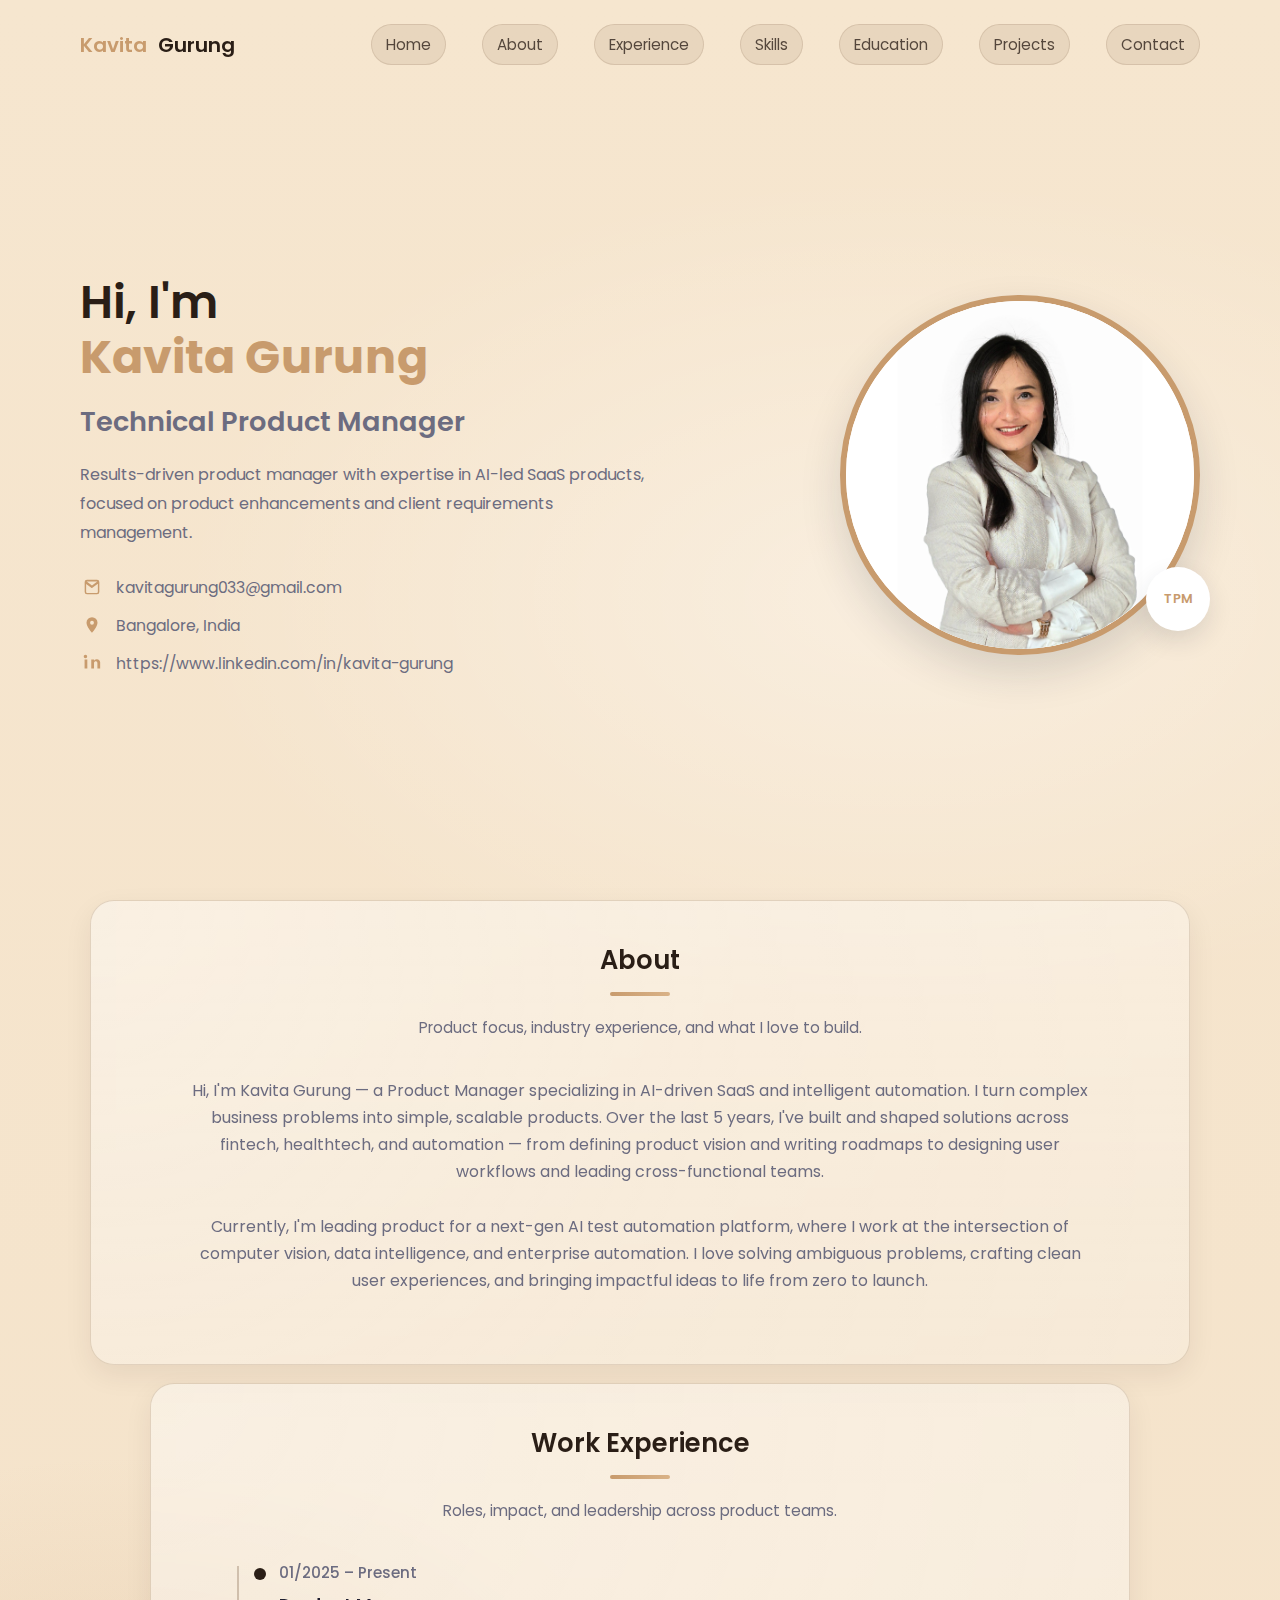
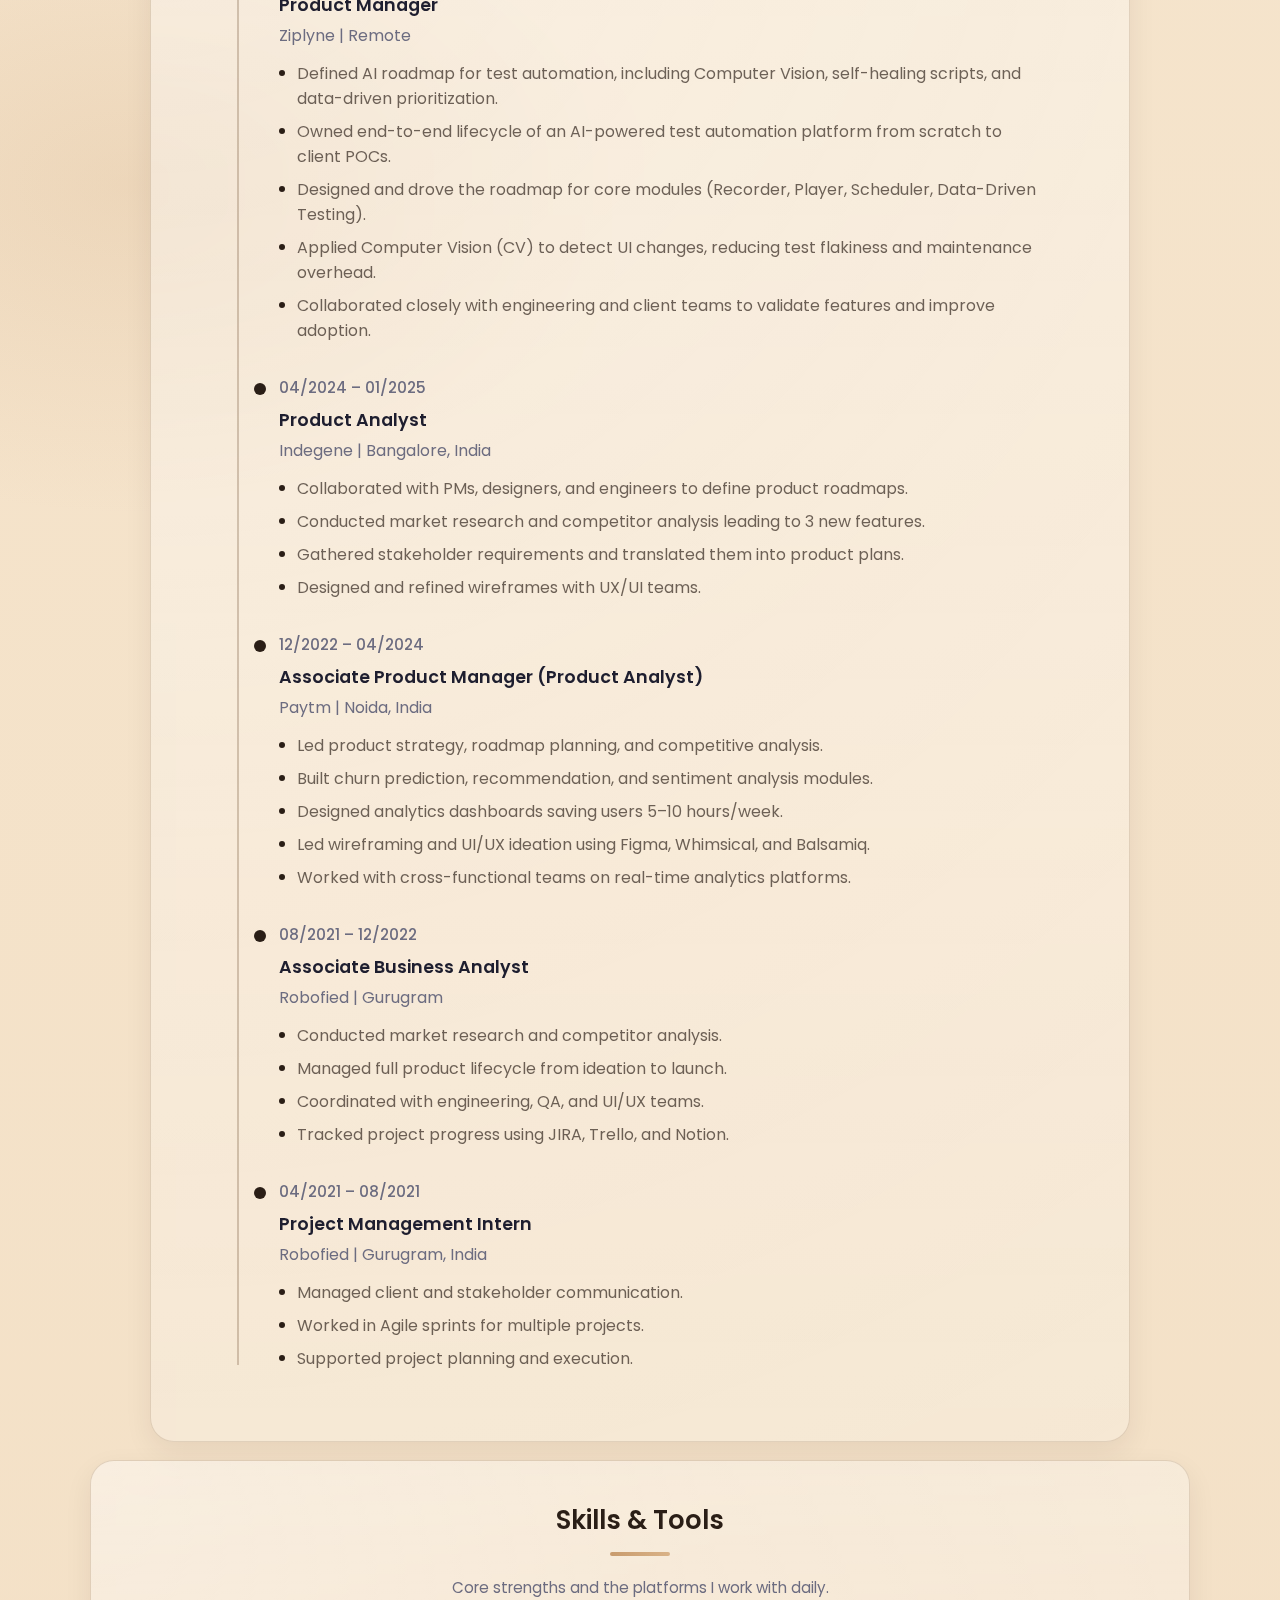
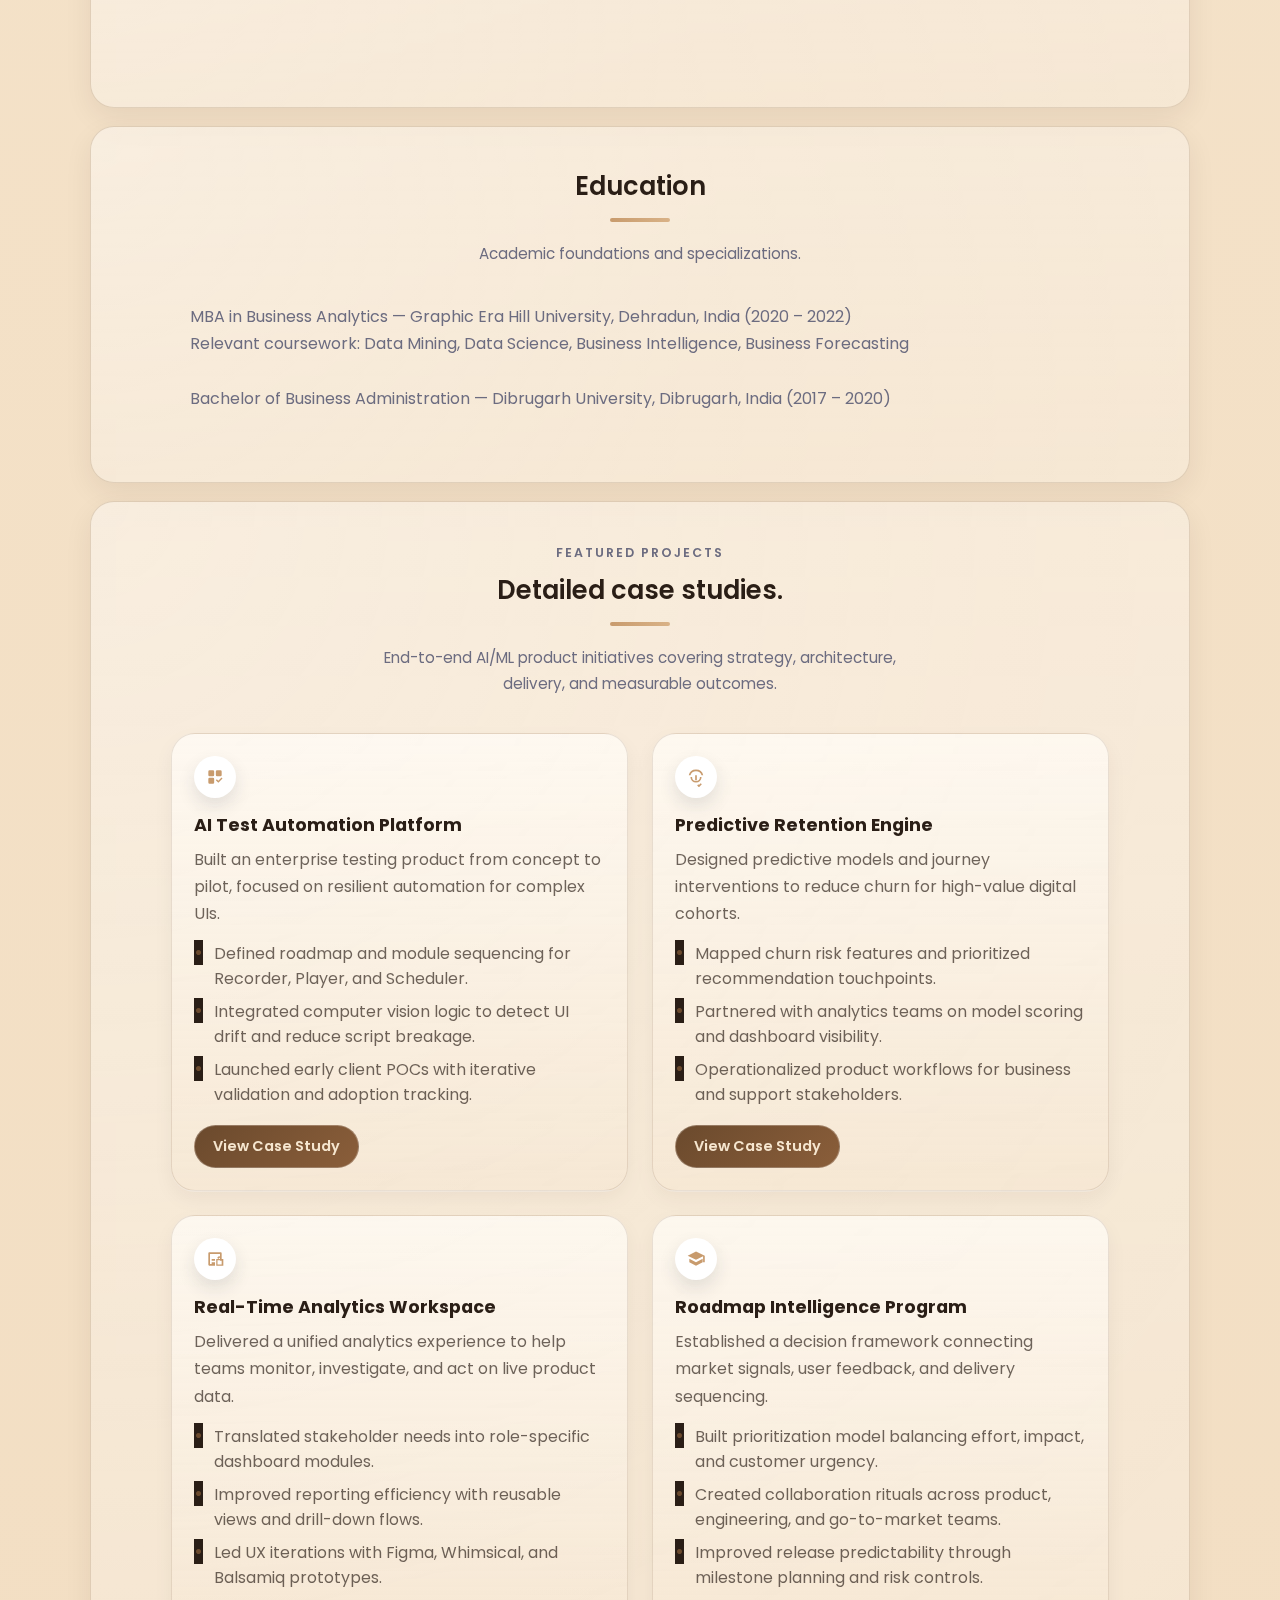
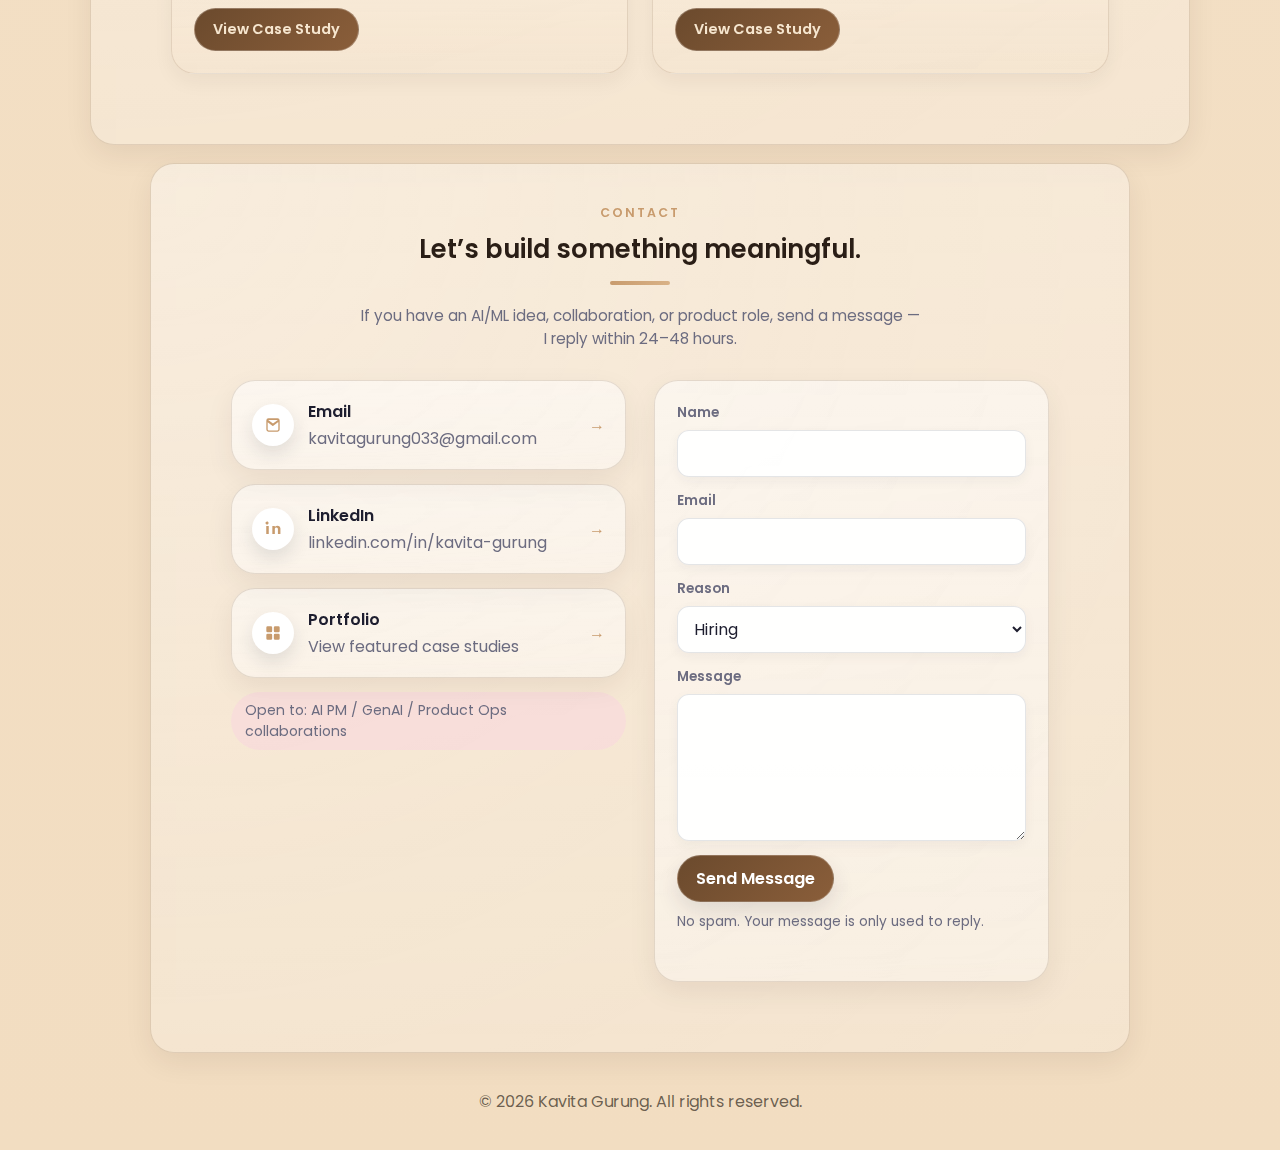
<file: index.html>
<!doctype html>
<html lang="en">
<head>
  <meta charset="UTF-8" />
  <meta name="viewport" content="width=device-width, initial-scale=1" />
  <title>Kavita Gurung | Associate Product Manager</title>
  <link rel="preconnect" href="https://fonts.googleapis.com" />
  <link rel="preconnect" href="https://fonts.gstatic.com" crossorigin />
  <link href="https://fonts.googleapis.com/css2?family=Poppins:wght@300;400;500;600;700&display=swap" rel="stylesheet" />
  <link rel="stylesheet" href="styles.css" />
</head>
<body>
  <header class="site-header">
    <nav class="nav">
      <a class="brand" href="#home">
        <span class="brand-first">Kavita</span>
        <span class="brand-last">Gurung</span>
      </a>
      <div class="nav-links">
        <a href="#home">Home</a>
        <a href="#about">About</a>
        <a href="#experience">Experience</a>
        <a href="#skills">Skills</a>
        <a href="#education">Education</a>
        <a href="#projects">Projects</a>
        <a href="#contact">Contact</a>
      </div>
    </nav>
  </header>

  <main>
    <section id="home" class="hero">
      <div class="hero-content">
        <h1>
          <span class="hero-greeting">Hi, I'm</span>
          <span class="hero-name">Kavita Gurung</span>
        </h1>
        <h2>Technical Product Manager</h2>
        <p class="hero-description">
          Results-driven product manager with expertise in AI-led SaaS products, focused on product
          enhancements and client requirements management.
        </p>
        <div class="contact-list">
          <div class="contact-item">
            <span class="icon" aria-hidden="true">
              <svg viewBox="0 0 24 24" role="img" focusable="false">
                <path d="M4 6.5A2.5 2.5 0 0 1 6.5 4h11A2.5 2.5 0 0 1 20 6.5v11A2.5 2.5 0 0 1 17.5 20h-11A2.5 2.5 0 0 1 4 17.5v-11Zm2.2-.5 5.8 4.3 5.8-4.3H6.2Zm11.8 2.8-5.6 4.1a1 1 0 0 1-1.2 0L5.6 8.8v8.7c0 .6.5 1 1.1 1h10.6c.6 0 1.1-.4 1.1-1V8.8Z"/>
              </svg>
            </span>
            <span>kavitagurung033@gmail.com</span>
          </div>
          <div class="contact-item">
            <span class="icon" aria-hidden="true">
              <svg viewBox="0 0 24 24" role="img" focusable="false">
                <path d="M12 3.5a6 6 0 0 1 6 6c0 4.5-6 10.9-6 10.9S6 14 6 9.5a6 6 0 0 1 6-6Zm0 8.1a2.1 2.1 0 1 0 0-4.2 2.1 2.1 0 0 0 0 4.2Z"/>
              </svg>
            </span>
            <span>Bangalore, India</span>
          </div>
          <div class="contact-item">
            <span class="icon" aria-hidden="true">
              <svg viewBox="0 0 24 24" role="img" focusable="false">
                <path d="M6.9 8.3v9.6H3.9V8.3h3Zm-.2-3.4c0 1-.7 1.8-1.8 1.8S3 5.9 3 4.9 3.8 3 4.9 3s1.8.8 1.8 1.9ZM20.9 12.1v5.8h-3v-5.4c0-1.4-.5-2.3-1.8-2.3-1 0-1.6.7-1.8 1.3-.1.2-.1.6-.1.9v5.5h-3s0-8.9 0-9.6h3v1.4c.4-.7 1.2-1.7 3-1.7 2.2 0 3.8 1.4 3.8 4.1Z"/>
              </svg>
            </span>
            <span>https://www.linkedin.com/in/kavita-gurung</span>
          </div>
        </div>
      </div>
      <div class="hero-visual">
        <div class="photo-frame">
          <img src="profile.jpg" alt="Portrait of Kavita Gurung" />
        </div>
        <div class="badge">TPM</div>
      </div>
    </section>

    <section id="about" class="section">
      <div class="section-header">
        <h3>About</h3>
        <span class="section-underline"></span>
        <p class="section-subtitle">Product focus, industry experience, and what I love to build.</p>
      </div>
      <p>
        Hi, I'm Kavita Gurung — a Product Manager specializing in AI-driven SaaS and intelligent
        automation. I turn complex business problems into simple, scalable products. Over the last
        5 years, I've built and shaped solutions across fintech, healthtech, and automation — from
        defining product vision and writing roadmaps to designing user workflows and leading
        cross-functional teams.
        <br /><br />
        Currently, I'm leading product for a next-gen AI test automation platform, where I work at
        the intersection of computer vision, data intelligence, and enterprise automation. I love
        solving ambiguous problems, crafting clean user experiences, and bringing impactful ideas to
        life from zero to launch.
      </p>
    </section>

    <section id="experience" class="section">
      <div class="section-header">
        <h3>Work Experience</h3>
        <span class="section-underline"></span>
        <p class="section-subtitle">Roles, impact, and leadership across product teams.</p>
      </div>
      <div class="timeline">
        <div class="timeline-item">
          <span class="timeline-dot"></span>
          <div class="timeline-content">
            <p class="timeline-date">01/2025 – Present</p>
            <h4>Product Manager</h4>
            <p class="timeline-company">Ziplyne | Remote</p>
            <ul>
              <li>Defined AI roadmap for test automation, including Computer Vision, self-healing scripts, and data-driven prioritization.</li>
              <li>Owned end-to-end lifecycle of an AI-powered test automation platform from scratch to client POCs.</li>
              <li>Designed and drove the roadmap for core modules (Recorder, Player, Scheduler, Data-Driven Testing).</li>
              <li>Applied Computer Vision (CV) to detect UI changes, reducing test flakiness and maintenance overhead.</li>
              <li>Collaborated closely with engineering and client teams to validate features and improve adoption.</li>
            </ul>
          </div>
        </div>
        <div class="timeline-item">
          <span class="timeline-dot"></span>
          <div class="timeline-content">
            <p class="timeline-date">04/2024 – 01/2025</p>
            <h4>Product Analyst</h4>
            <p class="timeline-company">Indegene | Bangalore, India</p>
            <ul>
              <li>Collaborated with PMs, designers, and engineers to define product roadmaps.</li>
              <li>Conducted market research and competitor analysis leading to 3 new features.</li>
              <li>Gathered stakeholder requirements and translated them into product plans.</li>
              <li>Designed and refined wireframes with UX/UI teams.</li>
            </ul>
          </div>
        </div>
        <div class="timeline-item">
          <span class="timeline-dot"></span>
          <div class="timeline-content">
            <p class="timeline-date">12/2022 – 04/2024</p>
            <h4>Associate Product Manager (Product Analyst)</h4>
            <p class="timeline-company">Paytm | Noida, India</p>
            <ul>
              <li>Led product strategy, roadmap planning, and competitive analysis.</li>
              <li>Built churn prediction, recommendation, and sentiment analysis modules.</li>
              <li>Designed analytics dashboards saving users 5–10 hours/week.</li>
              <li>Led wireframing and UI/UX ideation using Figma, Whimsical, and Balsamiq.</li>
              <li>Worked with cross-functional teams on real-time analytics platforms.</li>
            </ul>
          </div>
        </div>
        <div class="timeline-item">
          <span class="timeline-dot"></span>
          <div class="timeline-content">
            <p class="timeline-date">08/2021 – 12/2022</p>
            <h4>Associate Business Analyst</h4>
            <p class="timeline-company">Robofied | Gurugram</p>
            <ul>
              <li>Conducted market research and competitor analysis.</li>
              <li>Managed full product lifecycle from ideation to launch.</li>
              <li>Coordinated with engineering, QA, and UI/UX teams.</li>
              <li>Tracked project progress using JIRA, Trello, and Notion.</li>
            </ul>
          </div>
        </div>
        <div class="timeline-item">
          <span class="timeline-dot"></span>
          <div class="timeline-content">
            <p class="timeline-date">04/2021 – 08/2021</p>
            <h4>Project Management Intern</h4>
            <p class="timeline-company">Robofied | Gurugram, India</p>
            <ul>
              <li>Managed client and stakeholder communication.</li>
              <li>Worked in Agile sprints for multiple projects.</li>
              <li>Supported project planning and execution.</li>
            </ul>
          </div>
        </div>
      </div>
    </section>

    <section id="skills" class="section">
      <div class="section-header">
        <h3>Skills & Tools</h3>
        <span class="section-underline"></span>
        <p class="section-subtitle">Core strengths and the platforms I work with daily.</p>
      </div>
      <div class="skills-wrap">
        <div id="skills-cards-data" class="skills-cards"></div>
      </div>
    </section>

    <section id="education" class="section">
      <div class="section-header">
        <h3>Education</h3>
        <span class="section-underline"></span>
        <p class="section-subtitle">Academic foundations and specializations.</p>
      </div>
      <p>
        MBA in Business Analytics — Graphic Era Hill University, Dehradun, India (2020 – 2022)
        <br />Relevant coursework: Data Mining, Data Science, Business Intelligence, Business Forecasting
        <br /><br />
        Bachelor of Business Administration — Dibrugarh University, Dibrugarh, India (2017 – 2020)
      </p>
    </section>

    <section id="projects" class="section">
      <div class="section-header">
        <p class="section-kicker">FEATURED PROJECTS</p>
        <h3>Detailed case studies.</h3>
        <span class="section-underline"></span>
        <p class="section-subtitle">End-to-end AI/ML product initiatives covering strategy, architecture, delivery, and measurable outcomes.</p>
      </div>
      <div class="projects-grid">
        <article class="project-card">
          <span class="project-icon" aria-hidden="true">
            <svg viewBox="0 0 24 24" role="img" focusable="false">
              <path d="M4 5.5A1.5 1.5 0 0 1 5.5 4h4A1.5 1.5 0 0 1 11 5.5v4A1.5 1.5 0 0 1 9.5 11h-4A1.5 1.5 0 0 1 4 9.5v-4Zm9 0A1.5 1.5 0 0 1 14.5 4h4A1.5 1.5 0 0 1 20 5.5v4a1.5 1.5 0 0 1-1.5 1.5h-4A1.5 1.5 0 0 1 13 9.5v-4ZM4 14.5A1.5 1.5 0 0 1 5.5 13h4a1.5 1.5 0 0 1 1.5 1.5v4A1.5 1.5 0 0 1 9.5 20h-4A1.5 1.5 0 0 1 4 18.5v-4Zm10.2.2 1.8 1.8 3.8-3.8 1.2 1.2-5 5-3-3 1.2-1.2Z"/>
            </svg>
          </span>
          <h4>AI Test Automation Platform</h4>
          <p>Built an enterprise testing product from concept to pilot, focused on resilient automation for complex UIs.</p>
          <ul class="project-list">
            <li>Defined roadmap and module sequencing for Recorder, Player, and Scheduler.</li>
            <li>Integrated computer vision logic to detect UI drift and reduce script breakage.</li>
            <li>Launched early client POCs with iterative validation and adoption tracking.</li>
          </ul>
          <a class="project-button" href="case-study-1.html">View Case Study</a>
        </article>
        <article class="project-card">
          <span class="project-icon" aria-hidden="true">
            <svg viewBox="0 0 24 24" role="img" focusable="false">
              <path d="M12 3a8.9 8.9 0 0 1 8.7 7h-2A7 7 0 0 0 5.3 10h-2A8.9 8.9 0 0 1 12 3Zm-6.7 9h2A4.7 4.7 0 0 0 12 16.7a4.7 4.7 0 0 0 4.7-4.7h2A6.7 6.7 0 0 1 12 18.7 6.7 6.7 0 0 1 5.3 12Zm5.7-2h2v6h-2v-6Zm6.6 9.4 1.4 1.4-3.5 3.5-2.1-2.1 1.4-1.4.7.7 2.1-2.1Z"/>
            </svg>
          </span>
          <h4>Predictive Retention Engine</h4>
          <p>Designed predictive models and journey interventions to reduce churn for high-value digital cohorts.</p>
          <ul class="project-list">
            <li>Mapped churn risk features and prioritized recommendation touchpoints.</li>
            <li>Partnered with analytics teams on model scoring and dashboard visibility.</li>
            <li>Operationalized product workflows for business and support stakeholders.</li>
          </ul>
          <a class="project-button" href="case-study-2.html">View Case Study</a>
        </article>
        <article class="project-card">
          <span class="project-icon" aria-hidden="true">
            <svg viewBox="0 0 24 24" role="img" focusable="false">
              <path d="M5 4h14a1 1 0 0 1 1 1v9h-2V6H6v12h6v2H5a1 1 0 0 1-1-1V5a1 1 0 0 1 1-1Zm8.5 8H22v8h-8.5v-8Zm1.5 1.5v5h5v-5h-5Zm-7-1.5h4v2H8v-2Zm0 4h4v2H8v-2Zm8.9-7.7 1.4 1.4-2.3 2.3-1.4-1.4 2.3-2.3Z"/>
            </svg>
          </span>
          <h4>Real-Time Analytics Workspace</h4>
          <p>Delivered a unified analytics experience to help teams monitor, investigate, and act on live product data.</p>
          <ul class="project-list">
            <li>Translated stakeholder needs into role-specific dashboard modules.</li>
            <li>Improved reporting efficiency with reusable views and drill-down flows.</li>
            <li>Led UX iterations with Figma, Whimsical, and Balsamiq prototypes.</li>
          </ul>
          <a class="project-button" href="case-study-3.html">View Case Study</a>
        </article>
        <article class="project-card">
          <span class="project-icon" aria-hidden="true">
            <svg viewBox="0 0 24 24" role="img" focusable="false">
              <path d="M12 3 2 8l10 5 8.5-4.2V16h2V8L12 3Zm-8 8.8V16l8 4 8-4v-4.2l-8 4-8-4Z"/>
            </svg>
          </span>
          <h4>Roadmap Intelligence Program</h4>
          <p>Established a decision framework connecting market signals, user feedback, and delivery sequencing.</p>
          <ul class="project-list">
            <li>Built prioritization model balancing effort, impact, and customer urgency.</li>
            <li>Created collaboration rituals across product, engineering, and go-to-market teams.</li>
            <li>Improved release predictability through milestone planning and risk controls.</li>
          </ul>
          <a class="project-button" href="case-study-4.html">View Case Study</a>
        </article>
      </div>
    </section>

    <section id="contact" class="contact">
      <div class="contact-header section-header">
        <p class="section-kicker">CONTACT</p>
        <h3>Let’s build something meaningful.</h3>
        <span class="section-underline"></span>
        <p class="section-subtitle">If you have an AI/ML idea, collaboration, or product role, send a message — I reply within 24–48 hours.</p>
      </div>

      <div class="contact-grid">
        <div class="contact-options">
          <a class="contact-card" href="mailto:kavitagurung033@gmail.com">
            <span class="contact-icon" aria-hidden="true">
              <svg viewBox="0 0 24 24" role="img" focusable="false">
                <path d="M4 6.5A2.5 2.5 0 0 1 6.5 4h11A2.5 2.5 0 0 1 20 6.5v11A2.5 2.5 0 0 1 17.5 20h-11A2.5 2.5 0 0 1 4 17.5v-11Zm2.2-.5 5.8 4.3 5.8-4.3H6.2Zm11.8 2.8-5.6 4.1a1 1 0 0 1-1.2 0L5.6 8.8v8.7c0 .6.5 1 1.1 1h10.6c.6 0 1.1-.4 1.1-1V8.8Z"/>
              </svg>
            </span>
            <div>
              <p>Email</p>
              <span>kavitagurung033@gmail.com</span>
            </div>
            <span class="contact-arrow" aria-hidden="true">→</span>
          </a>

          <a class="contact-card linkedin-contact-card" href="https://www.linkedin.com/in/kavita-gurung" target="_blank" rel="noreferrer">
            <span class="contact-icon" aria-hidden="true">
              <svg viewBox="0 0 24 24" role="img" focusable="false">
                <path d="M6.9 8.3v9.6H3.9V8.3h3Zm-.2-3.4c0 1-.7 1.8-1.8 1.8S3 5.9 3 4.9 3.8 3 4.9 3s1.8.8 1.8 1.9ZM20.9 12.1v5.8h-3v-5.4c0-1.4-.5-2.3-1.8-2.3-1 0-1.6.7-1.8 1.3-.1.2-.1.6-.1.9v5.5h-3s0-8.9 0-9.6h3v1.4c.4-.7 1.2-1.7 3-1.7 2.2 0 3.8 1.4 3.8 4.1Z"/>
              </svg>
            </span>
            <div>
              <p>LinkedIn</p>
              <span>linkedin.com/in/kavita-gurung</span>
            </div>
            <span class="contact-arrow" aria-hidden="true">→</span>
          </a>

          <a class="contact-card" href="#projects">
            <span class="contact-icon" aria-hidden="true">
              <svg viewBox="0 0 24 24" role="img" focusable="false">
                <path d="M4 5.5A1.5 1.5 0 0 1 5.5 4h4A1.5 1.5 0 0 1 11 5.5v4A1.5 1.5 0 0 1 9.5 11h-4A1.5 1.5 0 0 1 4 9.5v-4Zm9 0A1.5 1.5 0 0 1 14.5 4h4A1.5 1.5 0 0 1 20 5.5v4a1.5 1.5 0 0 1-1.5 1.5h-4A1.5 1.5 0 0 1 13 9.5v-4ZM4 14.5A1.5 1.5 0 0 1 5.5 13h4a1.5 1.5 0 0 1 1.5 1.5v4A1.5 1.5 0 0 1 9.5 20h-4A1.5 1.5 0 0 1 4 18.5v-4Zm9 0A1.5 1.5 0 0 1 14.5 13h4a1.5 1.5 0 0 1 1.5 1.5v4a1.5 1.5 0 0 1-1.5 1.5h-4a1.5 1.5 0 0 1-1.5-1.5v-4Z"/>
              </svg>
            </span>
            <div>
              <p>Portfolio</p>
              <span>View featured case studies</span>
            </div>
            <span class="contact-arrow" aria-hidden="true">→</span>
          </a>

          <p class="availability-pill">Open to: AI PM / GenAI / Product Ops collaborations</p>
        </div>

        <form id="contact-form" class="contact-form" action="https://formspree.io/f/XXXXXXX" method="POST">
          <div class="form-row">
            <label for="contact-name">Name</label>
            <input id="contact-name" name="name" class="input" type="text" required />
          </div>

          <div class="form-row">
            <label for="contact-email">Email</label>
            <input id="contact-email" name="email" class="input" type="email" required />
          </div>

          <div class="form-row">
            <label for="contact-reason">Reason</label>
            <select id="contact-reason" name="reason" class="input">
              <option value="Hiring">Hiring</option>
              <option value="Collaboration">Collaboration</option>
              <option value="Speaking">Speaking</option>
              <option value="Other">Other</option>
            </select>
          </div>

          <div class="form-row">
            <label for="contact-message">Message</label>
            <textarea id="contact-message" name="message" class="textarea" rows="5" required></textarea>
          </div>

          <button type="submit" class="btn-primary">Send Message</button>
          <p class="privacy-note">No spam. Your message is only used to reply.</p>
          <p id="contact-status" class="form-status" role="status" aria-live="polite"></p>
        </form>
      </div>
    </section>
  </main>

  <footer class="site-footer">
    <p>© 2026 Kavita Gurung. All rights reserved.</p>
  </footer>

  <script src="app.js"></script>
</body>
</html>
</file>
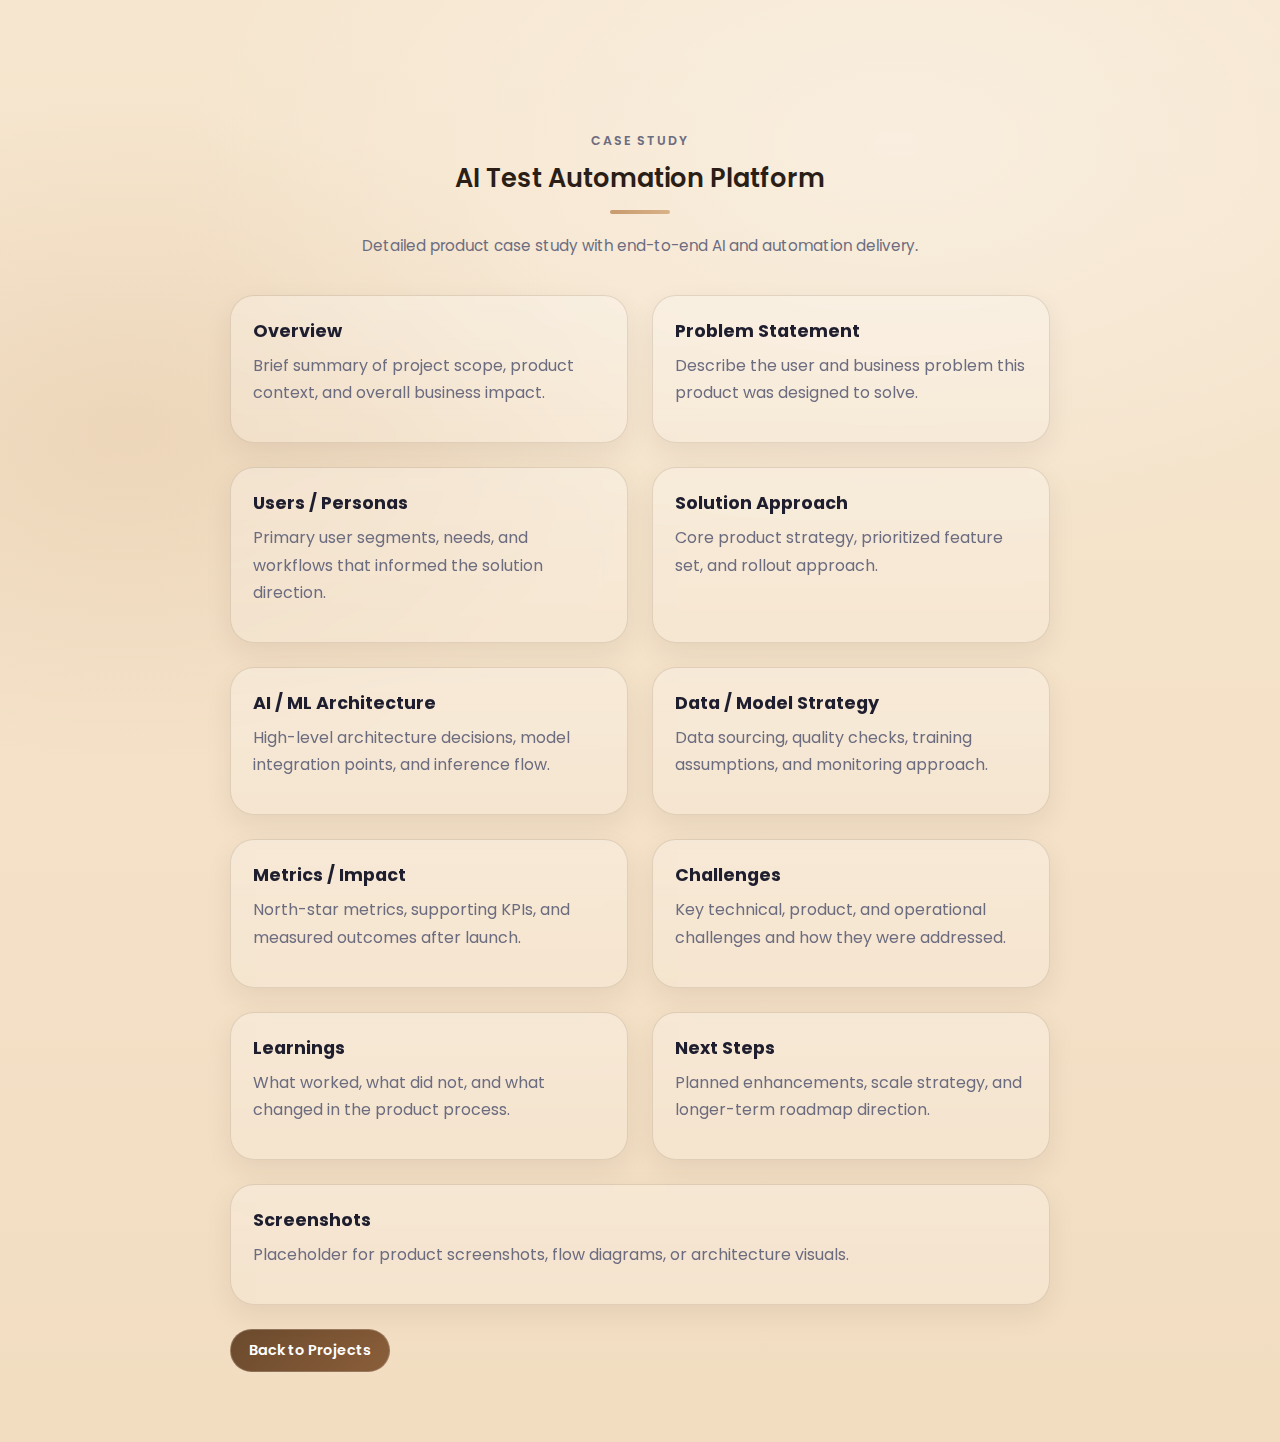
<file: case-study-1.html>
<!doctype html>
<html lang="en">
<head>
  <meta charset="UTF-8" />
  <meta name="viewport" content="width=device-width, initial-scale=1" />
  <title>Case Study 1 | Kavita Gurung</title>
  <link rel="preconnect" href="https://fonts.googleapis.com" />
  <link rel="preconnect" href="https://fonts.gstatic.com" crossorigin />
  <link href="https://fonts.googleapis.com/css2?family=Poppins:wght@300;400;500;600;700&display=swap" rel="stylesheet" />
  <link rel="stylesheet" href="styles.css" />
</head>
<body>
  <main>
    <section class="section case-study-page">
      <div class="section-header">
        <p class="section-kicker">CASE STUDY</p>
        <h3>AI Test Automation Platform</h3>
        <span class="section-underline"></span>
        <p class="section-subtitle">Detailed product case study with end-to-end AI and automation delivery.</p>
      </div>

      <div class="case-study-grid">
        <article class="project-card"><h4>Overview</h4><p>Brief summary of project scope, product context, and overall business impact.</p></article>
        <article class="project-card"><h4>Problem Statement</h4><p>Describe the user and business problem this product was designed to solve.</p></article>
        <article class="project-card"><h4>Users / Personas</h4><p>Primary user segments, needs, and workflows that informed the solution direction.</p></article>
        <article class="project-card"><h4>Solution Approach</h4><p>Core product strategy, prioritized feature set, and rollout approach.</p></article>
        <article class="project-card"><h4>AI / ML Architecture</h4><p>High-level architecture decisions, model integration points, and inference flow.</p></article>
        <article class="project-card"><h4>Data / Model Strategy</h4><p>Data sourcing, quality checks, training assumptions, and monitoring approach.</p></article>
        <article class="project-card"><h4>Metrics / Impact</h4><p>North-star metrics, supporting KPIs, and measured outcomes after launch.</p></article>
        <article class="project-card"><h4>Challenges</h4><p>Key technical, product, and operational challenges and how they were addressed.</p></article>
        <article class="project-card"><h4>Learnings</h4><p>What worked, what did not, and what changed in the product process.</p></article>
        <article class="project-card"><h4>Next Steps</h4><p>Planned enhancements, scale strategy, and longer-term roadmap direction.</p></article>
        <article class="project-card case-study-screens"><h4>Screenshots</h4><p>Placeholder for product screenshots, flow diagrams, or architecture visuals.</p></article>
      </div>

      <a class="project-button" href="index.html#projects">Back to Projects</a>
    </section>
  </main>
  <script src="app.js"></script>
</body>
</html>
</file>
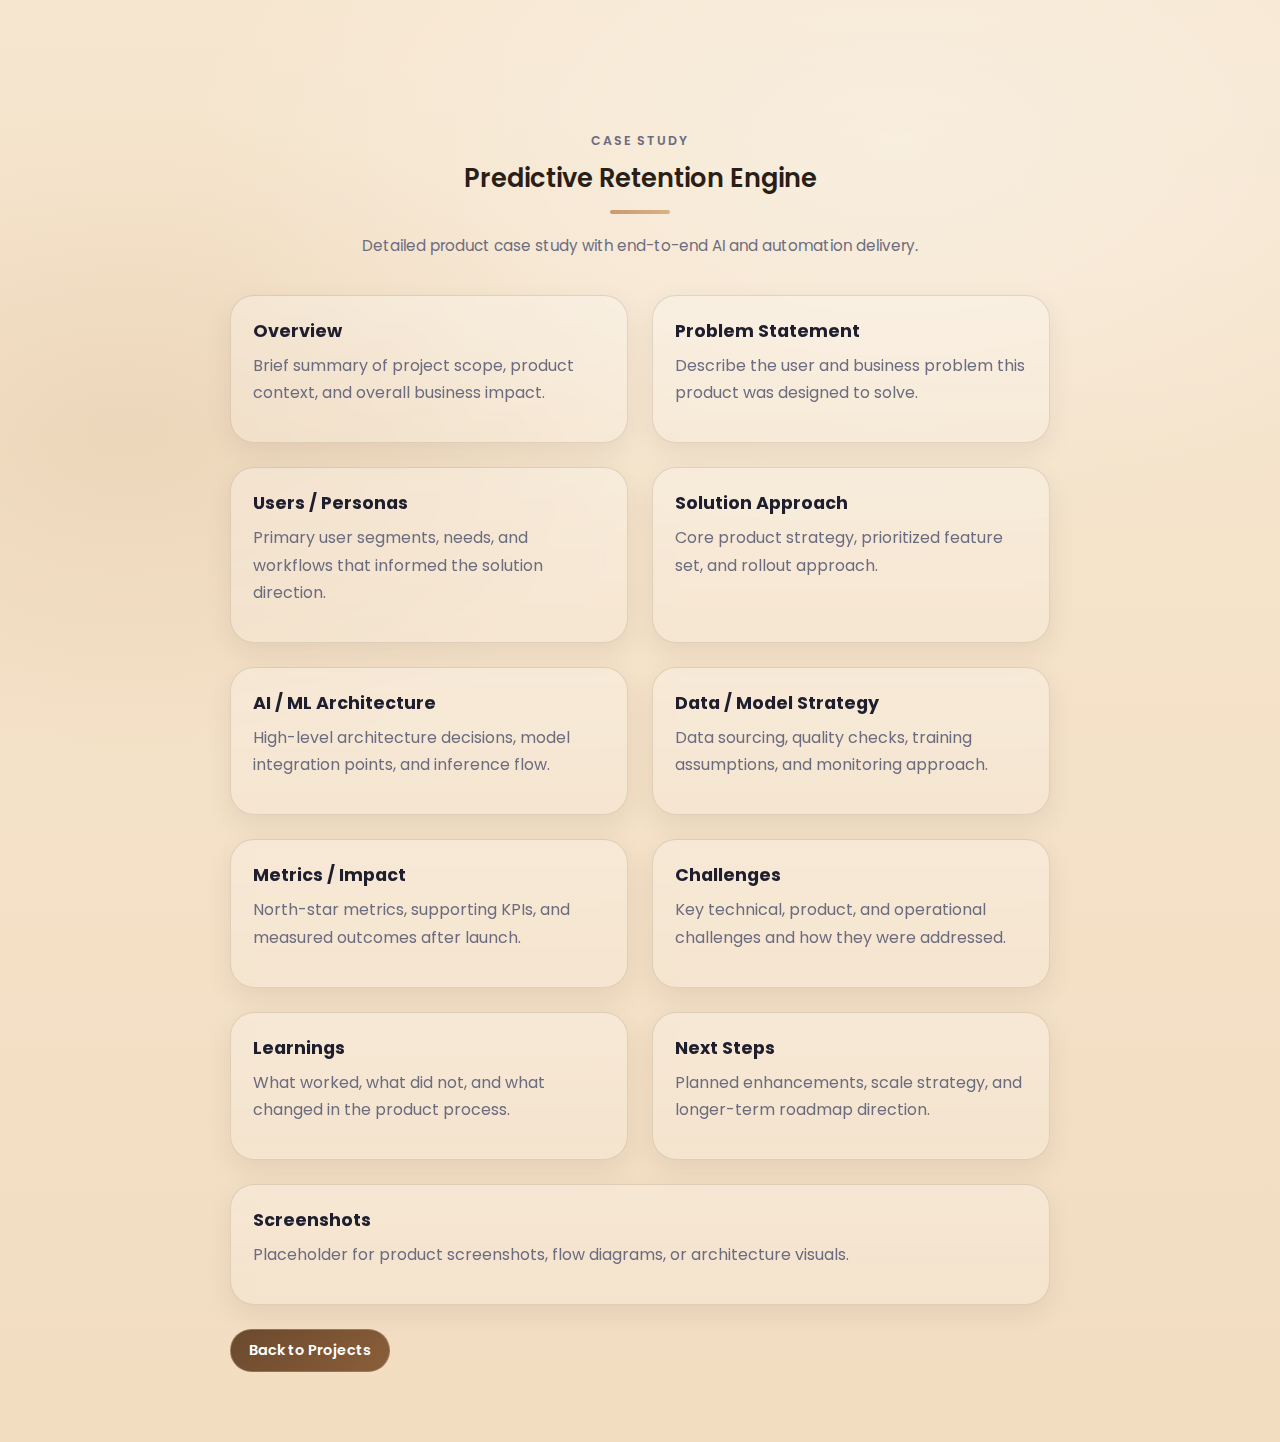
<file: case-study-2.html>
<!doctype html>
<html lang="en">
<head>
  <meta charset="UTF-8" />
  <meta name="viewport" content="width=device-width, initial-scale=1" />
  <title>Case Study 2 | Kavita Gurung</title>
  <link rel="preconnect" href="https://fonts.googleapis.com" />
  <link rel="preconnect" href="https://fonts.gstatic.com" crossorigin />
  <link href="https://fonts.googleapis.com/css2?family=Poppins:wght@300;400;500;600;700&display=swap" rel="stylesheet" />
  <link rel="stylesheet" href="styles.css" />
</head>
<body>
  <main>
    <section class="section case-study-page">
      <div class="section-header">
        <p class="section-kicker">CASE STUDY</p>
        <h3>Predictive Retention Engine</h3>
        <span class="section-underline"></span>
        <p class="section-subtitle">Detailed product case study with end-to-end AI and automation delivery.</p>
      </div>

      <div class="case-study-grid">
        <article class="project-card"><h4>Overview</h4><p>Brief summary of project scope, product context, and overall business impact.</p></article>
        <article class="project-card"><h4>Problem Statement</h4><p>Describe the user and business problem this product was designed to solve.</p></article>
        <article class="project-card"><h4>Users / Personas</h4><p>Primary user segments, needs, and workflows that informed the solution direction.</p></article>
        <article class="project-card"><h4>Solution Approach</h4><p>Core product strategy, prioritized feature set, and rollout approach.</p></article>
        <article class="project-card"><h4>AI / ML Architecture</h4><p>High-level architecture decisions, model integration points, and inference flow.</p></article>
        <article class="project-card"><h4>Data / Model Strategy</h4><p>Data sourcing, quality checks, training assumptions, and monitoring approach.</p></article>
        <article class="project-card"><h4>Metrics / Impact</h4><p>North-star metrics, supporting KPIs, and measured outcomes after launch.</p></article>
        <article class="project-card"><h4>Challenges</h4><p>Key technical, product, and operational challenges and how they were addressed.</p></article>
        <article class="project-card"><h4>Learnings</h4><p>What worked, what did not, and what changed in the product process.</p></article>
        <article class="project-card"><h4>Next Steps</h4><p>Planned enhancements, scale strategy, and longer-term roadmap direction.</p></article>
        <article class="project-card case-study-screens"><h4>Screenshots</h4><p>Placeholder for product screenshots, flow diagrams, or architecture visuals.</p></article>
      </div>

      <a class="project-button" href="index.html#projects">Back to Projects</a>
    </section>
  </main>
  <script src="app.js"></script>
</body>
</html>
</file>
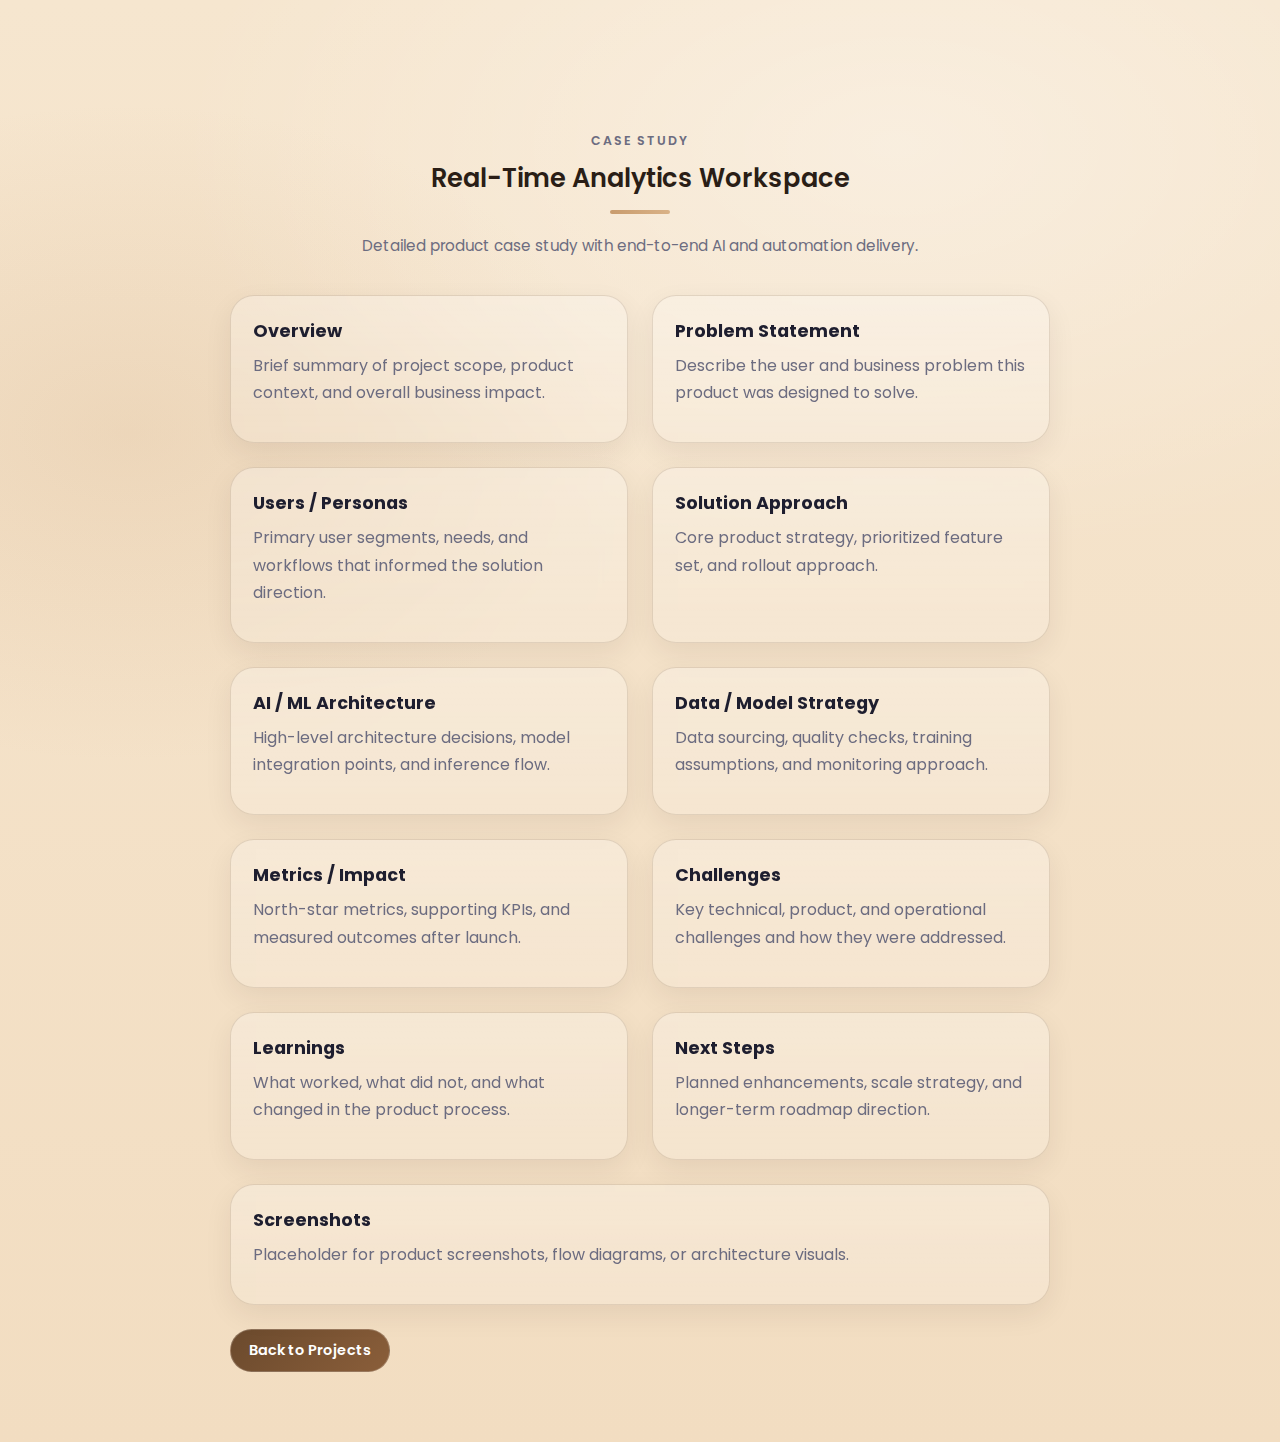
<file: case-study-3.html>
<!doctype html>
<html lang="en">
<head>
  <meta charset="UTF-8" />
  <meta name="viewport" content="width=device-width, initial-scale=1" />
  <title>Case Study 3 | Kavita Gurung</title>
  <link rel="preconnect" href="https://fonts.googleapis.com" />
  <link rel="preconnect" href="https://fonts.gstatic.com" crossorigin />
  <link href="https://fonts.googleapis.com/css2?family=Poppins:wght@300;400;500;600;700&display=swap" rel="stylesheet" />
  <link rel="stylesheet" href="styles.css" />
</head>
<body>
  <main>
    <section class="section case-study-page">
      <div class="section-header">
        <p class="section-kicker">CASE STUDY</p>
        <h3>Real-Time Analytics Workspace</h3>
        <span class="section-underline"></span>
        <p class="section-subtitle">Detailed product case study with end-to-end AI and automation delivery.</p>
      </div>

      <div class="case-study-grid">
        <article class="project-card"><h4>Overview</h4><p>Brief summary of project scope, product context, and overall business impact.</p></article>
        <article class="project-card"><h4>Problem Statement</h4><p>Describe the user and business problem this product was designed to solve.</p></article>
        <article class="project-card"><h4>Users / Personas</h4><p>Primary user segments, needs, and workflows that informed the solution direction.</p></article>
        <article class="project-card"><h4>Solution Approach</h4><p>Core product strategy, prioritized feature set, and rollout approach.</p></article>
        <article class="project-card"><h4>AI / ML Architecture</h4><p>High-level architecture decisions, model integration points, and inference flow.</p></article>
        <article class="project-card"><h4>Data / Model Strategy</h4><p>Data sourcing, quality checks, training assumptions, and monitoring approach.</p></article>
        <article class="project-card"><h4>Metrics / Impact</h4><p>North-star metrics, supporting KPIs, and measured outcomes after launch.</p></article>
        <article class="project-card"><h4>Challenges</h4><p>Key technical, product, and operational challenges and how they were addressed.</p></article>
        <article class="project-card"><h4>Learnings</h4><p>What worked, what did not, and what changed in the product process.</p></article>
        <article class="project-card"><h4>Next Steps</h4><p>Planned enhancements, scale strategy, and longer-term roadmap direction.</p></article>
        <article class="project-card case-study-screens"><h4>Screenshots</h4><p>Placeholder for product screenshots, flow diagrams, or architecture visuals.</p></article>
      </div>

      <a class="project-button" href="index.html#projects">Back to Projects</a>
    </section>
  </main>
  <script src="app.js"></script>
</body>
</html>
</file>
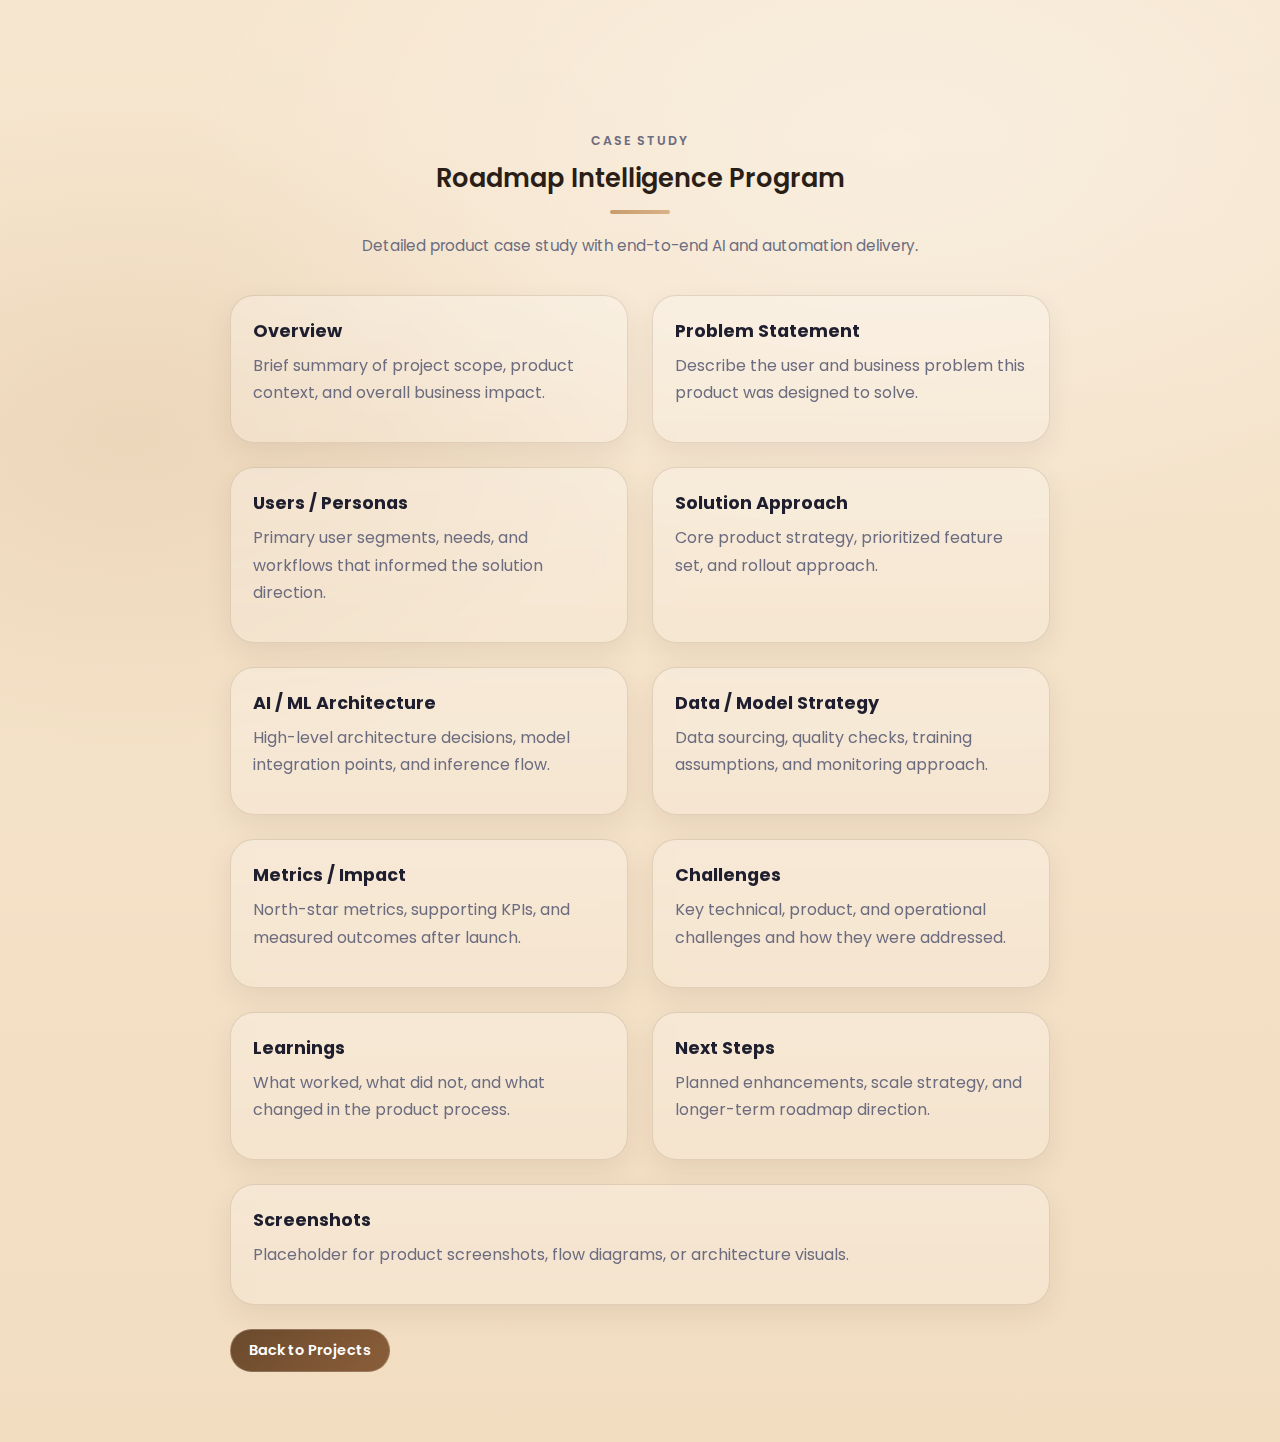
<file: case-study-4.html>
<!doctype html>
<html lang="en">
<head>
  <meta charset="UTF-8" />
  <meta name="viewport" content="width=device-width, initial-scale=1" />
  <title>Case Study 4 | Kavita Gurung</title>
  <link rel="preconnect" href="https://fonts.googleapis.com" />
  <link rel="preconnect" href="https://fonts.gstatic.com" crossorigin />
  <link href="https://fonts.googleapis.com/css2?family=Poppins:wght@300;400;500;600;700&display=swap" rel="stylesheet" />
  <link rel="stylesheet" href="styles.css" />
</head>
<body>
  <main>
    <section class="section case-study-page">
      <div class="section-header">
        <p class="section-kicker">CASE STUDY</p>
        <h3>Roadmap Intelligence Program</h3>
        <span class="section-underline"></span>
        <p class="section-subtitle">Detailed product case study with end-to-end AI and automation delivery.</p>
      </div>

      <div class="case-study-grid">
        <article class="project-card"><h4>Overview</h4><p>Brief summary of project scope, product context, and overall business impact.</p></article>
        <article class="project-card"><h4>Problem Statement</h4><p>Describe the user and business problem this product was designed to solve.</p></article>
        <article class="project-card"><h4>Users / Personas</h4><p>Primary user segments, needs, and workflows that informed the solution direction.</p></article>
        <article class="project-card"><h4>Solution Approach</h4><p>Core product strategy, prioritized feature set, and rollout approach.</p></article>
        <article class="project-card"><h4>AI / ML Architecture</h4><p>High-level architecture decisions, model integration points, and inference flow.</p></article>
        <article class="project-card"><h4>Data / Model Strategy</h4><p>Data sourcing, quality checks, training assumptions, and monitoring approach.</p></article>
        <article class="project-card"><h4>Metrics / Impact</h4><p>North-star metrics, supporting KPIs, and measured outcomes after launch.</p></article>
        <article class="project-card"><h4>Challenges</h4><p>Key technical, product, and operational challenges and how they were addressed.</p></article>
        <article class="project-card"><h4>Learnings</h4><p>What worked, what did not, and what changed in the product process.</p></article>
        <article class="project-card"><h4>Next Steps</h4><p>Planned enhancements, scale strategy, and longer-term roadmap direction.</p></article>
        <article class="project-card case-study-screens"><h4>Screenshots</h4><p>Placeholder for product screenshots, flow diagrams, or architecture visuals.</p></article>
      </div>

      <a class="project-button" href="index.html#projects">Back to Projects</a>
    </section>
  </main>
  <script src="app.js"></script>
</body>
</html>
</file>
<file: styles.css>
:root {
  --bg-primary: #F4D6DC;
  --bg-secondary: #F4D6DC;
  --accent: #E56B8A;
  --text-primary: #1E1E2F;
  --text-secondary: #6C6C80;
  --white: #ffffff;
}

* {
  margin: 0;
  padding: 0;
  box-sizing: border-box;
}

html {
  scroll-behavior: smooth;
}

body {
  font-family: "Poppins", sans-serif;
  color: var(--text-primary);
  background-color: #F4D6DC;
  min-height: 100vh;
}

a {
  text-decoration: none;
  color: inherit;
}

.site-header {
  position: fixed;
  top: 0;
  left: 0;
  right: 0;
  z-index: 10;
  padding: 24px 80px;
  background: transparent;
}

.nav {
  display: flex;
  justify-content: space-between;
  align-items: center;
}

.brand {
  font-size: 1.25rem;
  font-weight: 600;
}

.brand-first {
  color: var(--accent);
  margin-right: 6px;
}

.brand-last {
  color: var(--text-primary);
}

.nav-links {
  display: flex;
  gap: 36px;
  font-size: 0.95rem;
  color: var(--text-primary);
}

.nav-links a {
  position: relative;
  padding-bottom: 4px;
  transition: color 0.25s ease;
}

.nav-links a::after {
  content: "";
  position: absolute;
  left: 0;
  bottom: 0;
  width: 0;
  height: 2px;
  background: var(--accent);
  transition: width 0.25s ease;
}

.nav-links a:hover {
  color: var(--accent);
}

.nav-links a:hover::after {
  width: 100%;
}

main {
  padding-top: 90px;
}

.hero {
  min-height: calc(100vh - 90px);
  display: flex;
  align-items: center;
  justify-content: space-between;
  padding: 40px 80px 80px;
  gap: 64px;
}

.hero-content {
  max-width: 580px;
}

.hero h1 {
  font-size: clamp(2.25rem, 3.6vw, 3.4rem);
  font-weight: 700;
  line-height: 1.2;
  margin-bottom: 16px;
}

.hero-greeting {
  display: block;
  color: var(--text-primary);
  font-weight: 600;
}

.hero-name {
  color: var(--accent);
}

.hero h2 {
  font-size: 1.7rem;
  font-weight: 600;
  color: var(--text-secondary);
  margin-bottom: 18px;
}

.hero-description {
  font-size: 1rem;
  color: var(--text-secondary);
  margin-bottom: 28px;
  line-height: 1.8;
}

.contact-list {
  display: flex;
  flex-direction: column;
  gap: 14px;
  font-size: 0.98rem;
  color: var(--text-secondary);
}

.contact-item {
  display: flex;
  align-items: center;
  gap: 12px;
}

.icon {
  width: 24px;
  height: 24px;
  display: inline-flex;
  align-items: center;
  justify-content: center;
}

.icon svg {
  width: 22px;
  height: 22px;
  fill: var(--accent);
}

.hero-visual {
  position: relative;
  display: flex;
  align-items: center;
  justify-content: center;
  min-width: 360px;
}

.photo-frame {
  width: 360px;
  height: 360px;
  border-radius: 50%;
  background: var(--white);
  border: 6px solid var(--accent);
  box-shadow: 0 18px 40px rgba(31, 41, 55, 0.15);
  display: flex;
  align-items: center;
  justify-content: center;
  overflow: hidden;
}

.photo-frame img {
  width: 92%;
  height: 92%;
  object-fit: contain;
  border-radius: 50%;
  background: var(--white);
  transform: scale(1.1);
  transform-origin: center;
  transition: transform 0.3s ease;
}

.badge {
  position: absolute;
  right: -10px;
  bottom: 24px;
  width: 64px;
  height: 64px;
  border-radius: 50%;
  background: var(--white);
  color: var(--accent);
  font-weight: 600;
  font-size: 0.81rem;
  line-height: 1.1;
  text-align: center;
  display: flex;
  align-items: center;
  justify-content: center;
  box-shadow: 0 10px 24px rgba(31, 41, 55, 0.12);
}

.section {
  padding: 40px 80px 70px;
  max-width: 980px;
}

.section h3 {
  font-size: 1.5rem;
  font-weight: 600;
  margin-bottom: 12px;
}

.section p {
  color: var(--text-secondary);
  line-height: 1.7;
}

section {
  scroll-margin-top: 120px;
}

.section-header {
  text-align: center;
  margin-bottom: 36px;
}

.section-header h3 {
  font-size: 1.6rem;
  font-weight: 600;
  margin-bottom: 10px;
}

.section-underline {
  display: inline-block;
  width: 60px;
  height: 4px;
  border-radius: 999px;
  background: var(--accent);
  margin-bottom: 12px;
}

.section-subtitle {
  max-width: 560px;
  margin: 0 auto;
  color: var(--text-secondary);
  font-size: 0.95rem;
}

.section-kicker {
  color: var(--accent);
  font-size: 0.78rem;
  letter-spacing: 0.16em;
  font-weight: 600;
  margin-bottom: 8px;
}

.timeline {
  position: relative;
  display: flex;
  flex-direction: column;
  gap: 32px;
  padding-left: 24px;
}

.timeline::before {
  content: "";
  position: absolute;
  left: 6px;
  top: 6px;
  bottom: 6px;
  width: 2px;
  background: rgba(107, 74, 45, 0.28);
}

.timeline-item {
  position: relative;
  padding-left: 24px;
}

.timeline-dot {
  position: absolute;
  left: -1px;
  top: 8px;
  width: 12px;
  height: 12px;
  border-radius: 50%;
  background: var(--accent);
}

.timeline-content h4 {
  font-size: 1.1rem;
  font-weight: 600;
  color: var(--text-primary);
  margin-bottom: 4px;
}

.timeline-date {
  color: var(--accent);
  font-weight: 500;
  font-size: 0.95rem;
  margin-bottom: 6px;
}

.timeline-company {
  color: var(--text-secondary);
  margin-bottom: 12px;
}

.timeline-content ul {
  list-style: none;
  display: grid;
  gap: 8px;
  color: var(--text-secondary);
}

.timeline-content ul li {
  position: relative;
  padding-left: 18px;
}

.timeline-content ul li::before {
  content: "";
  position: absolute;
  left: 0;
  top: 9px;
  width: 6px;
  height: 6px;
  border-radius: 50%;
  background: var(--text);
}

.skills-grid {
  display: grid;
  grid-template-columns: repeat(2, minmax(0, 1fr));
  gap: 32px;
}

.skills-grid h4 {
  font-size: 1.1rem;
  font-weight: 600;
  margin-bottom: 16px;
  color: var(--text-primary);
}

.chip-group {
  display: flex;
  flex-wrap: wrap;
  gap: 12px;
}

.chip {
  background: rgba(249, 215, 222, 0.6);
  color: var(--text-primary);
  padding: 8px 14px;
  border-radius: 999px;
  font-size: 0.9rem;
  line-height: 1;
  transition: transform 0.25s ease, background-color 0.25s ease;
  cursor: pointer;
}

.chip:hover {
  transform: scale(1.03);
  background: rgba(249, 215, 222, 0.8);
}

.contact-cards {
  display: grid;
  grid-template-columns: repeat(2, minmax(0, 1fr));
  gap: 24px;
  margin-bottom: 24px;
}

.contact-card {
  background: rgba(249, 215, 222, 0.45);
  border-radius: 18px;
  padding: 20px 22px;
  display: flex;
  align-items: center;
  gap: 16px;
  color: var(--text-secondary);
  transition: transform 0.25s ease, box-shadow 0.25s ease, background-color 0.25s ease;
}

.contact-card p {
  font-weight: 600;
  color: var(--text-primary);
  margin-bottom: 4px;
}

.contact-icon {
  width: 42px;
  height: 42px;
  border-radius: 50%;
  background: var(--white);
  display: inline-flex;
  align-items: center;
  justify-content: center;
  box-shadow: 0 8px 18px rgba(31, 41, 55, 0.12);
  transition: transform 0.25s ease, box-shadow 0.25s ease, background-color 0.25s ease;
}

.contact-icon svg {
  width: 20px;
  height: 20px;
  fill: var(--accent);
  transition: fill 0.25s ease;
}

.contact-card:hover {
  transform: translateY(-4px);
  box-shadow: 0 14px 26px rgba(31, 41, 55, 0.1);
  background: rgba(249, 215, 222, 0.6);
}

.contact-card:hover .contact-icon {
  background: #fdeff2;
  box-shadow: 0 12px 22px rgba(31, 41, 55, 0.16);
}

.contact-card:hover .contact-icon svg {
  fill: #f2a1b6;
}

.contact-linkedin {
  display: flex;
  align-items: center;
  justify-content: center;
  gap: 10px;
  color: var(--text-secondary);
  font-weight: 500;
}

.contact-linkedin-card {
  display: flex;
  justify-content: center;
}

.contact-card-single {
  width: 100%;
  max-width: 460px;
}

/* Featured Projects Cards */
.projects-grid {
  display: grid;
  grid-template-columns: repeat(2, minmax(0, 1fr));
  gap: 24px;
}

.project-card {
  background: var(--card-bg, rgba(249, 215, 222, 0.48));
  border: 1px solid rgba(244, 170, 191, 0.2);
  border-radius: 18px;
  padding: 22px;
  color: var(--text, var(--text-secondary));
  box-shadow: 0 10px 22px rgba(31, 41, 55, 0.08);
  transition: transform 0.25s ease, box-shadow 0.25s ease, background-color 0.25s ease, border-color 0.25s ease;
  cursor: pointer;
}

.project-card:hover {
  transform: translateY(-5px);
  box-shadow: 0 16px 30px rgba(31, 41, 55, 0.12);
  background: rgba(249, 215, 222, 0.62);
  border-color: rgba(244, 170, 191, 0.55);
}

.project-icon {
  width: 42px;
  height: 42px;
  border-radius: 50%;
  background: var(--white);
  display: inline-flex;
  align-items: center;
  justify-content: center;
  box-shadow: 0 8px 18px rgba(31, 41, 55, 0.12);
  margin-bottom: 14px;
  transition: background-color 0.25s ease, box-shadow 0.25s ease;
}

.project-card:hover .project-icon {
  background: #fdeff2;
  box-shadow: 0 12px 22px rgba(31, 41, 55, 0.14);
}

.project-icon svg {
  width: 20px;
  height: 20px;
  fill: var(--accent);
}

.project-card h4 {
  color: var(--text-primary);
  font-size: 1.1rem;
  margin-bottom: 8px;
}

.project-card p {
  color: var(--text-secondary);
  margin-bottom: 14px;
}

.project-list {
  list-style: none;
  display: grid;
  gap: 8px;
  margin-bottom: 18px;
}

.project-list li {
  position: relative;
  padding-left: 20px;
  color: var(--text-secondary);
}

.project-list li::before {
  content: "\2713";
  position: absolute;
  left: 0;
  top: 1px;
  color: var(--accent);
  font-weight: 700;
}

.project-button {
  display: inline-flex;
  align-items: center;
  justify-content: center;
  padding: 10px 18px;
  border-radius: 999px;
  background: var(--accent);
  color: var(--text-primary);
  font-size: 0.9rem;
  font-weight: 600;
  transition: transform 0.25s ease, box-shadow 0.25s ease, background-color 0.25s ease;
}

.project-button:hover {
  transform: translateY(-2px);
  box-shadow: 0 12px 24px rgba(31, 41, 55, 0.12);
  background-color: #f3a0b7;
}

.site-footer {
  text-align: center;
  padding: 18px 20px 36px;
  color: var(--text-secondary);
}

.case-study-page {
  margin: 0 auto;
}

.case-study-grid {
  display: grid;
  grid-template-columns: repeat(2, minmax(0, 1fr));
  gap: 24px;
  margin-bottom: 24px;
}

.case-study-screens {
  grid-column: 1 / -1;
}

/* Contact Section */
.contact {
  padding: 40px 80px 70px;
  max-width: 980px;
  margin: 0 auto;
  scroll-margin-top: 120px;
}

.contact-header {
  margin-bottom: 30px;
}

.contact-grid {
  display: grid;
  grid-template-columns: repeat(2, minmax(0, 1fr));
  gap: 28px;
  align-items: start;
}

.contact-options {
  display: grid;
  gap: 14px;
}

.contact-card {
  background: rgba(249, 215, 222, 0.45);
  border: 1px solid rgba(244, 170, 191, 0.2);
  border-radius: 18px;
  padding: 18px 20px;
  display: grid;
  grid-template-columns: auto 1fr auto;
  align-items: center;
  gap: 14px;
  color: var(--text-secondary);
  transition: transform 0.25s ease, box-shadow 0.25s ease, border-color 0.25s ease, background-color 0.25s ease;
}

.contact-card:hover {
  transform: translateY(-4px);
  box-shadow: 0 14px 26px rgba(31, 41, 55, 0.1);
  border-color: rgba(244, 170, 191, 0.55);
  background: rgba(249, 215, 222, 0.6);
}

.contact-card p {
  font-weight: 600;
  color: var(--text-primary);
  margin-bottom: 2px;
}

.contact-arrow {
  color: var(--accent);
  font-size: 1rem;
  font-weight: 600;
}

.availability-pill {
  display: inline-flex;
  width: fit-content;
  border-radius: 999px;
  padding: 8px 14px;
  background: rgba(249, 215, 222, 0.6);
  color: var(--text-secondary);
  font-size: 0.88rem;
}

.contact-form {
  background: rgba(249, 215, 222, 0.45);
  border: 1px solid rgba(244, 170, 191, 0.2);
  border-radius: 18px;
  padding: 22px;
  box-shadow: 0 10px 22px rgba(31, 41, 55, 0.08);
}

.form-row {
  display: grid;
  gap: 7px;
  margin-bottom: 14px;
}

.form-row label {
  font-size: 0.85rem;
  font-weight: 600;
  color: var(--text-secondary);
}

.input,
.textarea {
  width: 100%;
  border: 1px solid rgba(31, 41, 55, 0.12);
  border-radius: 12px;
  padding: 10px 12px;
  font: inherit;
  color: var(--text-primary);
  background: rgba(255, 255, 255, 0.95);
  box-shadow: 0 4px 12px rgba(31, 41, 55, 0.05);
  transition: border-color 0.2s ease, box-shadow 0.2s ease;
}

.textarea {
  resize: vertical;
}

.input:focus,
.textarea:focus {
  outline: none;
  border-color: var(--accent);
  box-shadow: 0 0 0 3px rgba(244, 170, 191, 0.2);
}

.btn-primary {
  display: inline-flex;
  align-items: center;
  justify-content: center;
  border: none;
  border-radius: 999px;
  padding: 10px 18px;
  font: inherit;
  font-weight: 600;
  color: var(--text-primary);
  background: linear-gradient(180deg, #f6b9c9 0%, var(--accent) 100%);
  box-shadow: 0 10px 22px rgba(31, 41, 55, 0.12);
  transition: transform 0.25s ease, box-shadow 0.25s ease, filter 0.25s ease;
  cursor: pointer;
}

.btn-primary:hover {
  transform: translateY(-2px);
  box-shadow: 0 14px 26px rgba(31, 41, 55, 0.15);
  filter: brightness(1.02);
}

.btn-primary:disabled {
  opacity: 0.7;
  cursor: not-allowed;
  filter: none;
}

.privacy-note {
  margin-top: 10px;
  color: var(--text-secondary);
  font-size: 0.86rem;
}

.form-status {
  margin-top: 10px;
  color: var(--text-secondary);
  font-size: 0.9rem;
  min-height: 1.2em;
}

@media (max-width: 1024px) {
  .site-header {
    padding: 20px 40px;
  }

  .hero {
    padding: 30px 40px 70px;
  }

  .section {
    padding: 30px 40px 60px;
  }

  .contact {
    padding: 30px 40px 60px;
  }
}

@media (max-width: 900px) {
  .hero {
    flex-direction: column;
    text-align: left;
  }

  .hero-visual {
    width: 100%;
  }

  .photo-frame {
    width: 300px;
    height: 300px;
  }

  .badge {
    right: calc(50% - 20px);
  }

  .skills-grid {
    grid-template-columns: 1fr;
  }

  .contact-cards {
    grid-template-columns: 1fr;
  }

  .projects-grid {
    grid-template-columns: 1fr;
  }

  .case-study-grid {
    grid-template-columns: 1fr;
  }

  .contact-grid {
    grid-template-columns: 1fr;
  }
}

@media (max-width: 640px) {
  .site-header {
    padding: 18px 20px;
  }

  .nav {
    flex-direction: column;
    gap: 16px;
  }

  .nav-links {
    flex-wrap: wrap;
    justify-content: center;
    gap: 16px;
  }

  .hero {
    padding: 30px 20px 60px;
  }

  .section {
    padding: 28px 20px 50px;
  }

  .contact {
    padding: 28px 20px 50px;
  }

  .photo-frame {
    width: 260px;
    height: 260px;
  }
}
.timeline-item {
  transition: transform 0.25s ease, box-shadow 0.25s ease;
}

.timeline-item:hover {
  transform: translateY(-4px);
  box-shadow: 0 12px 24px rgba(31, 41, 55, 0.08);
}

.timeline-dot {
  transition: transform 0.25s ease, background-color 0.25s ease;
}

.timeline-item:hover .timeline-dot {
  transform: scale(1.08);
  background: rgba(30, 21, 15, 0.92);
}
.btn {
  transition: transform 0.25s ease, box-shadow 0.25s ease, background-color 0.25s ease;
}

.btn:hover {
  transform: translateY(-2px);
  box-shadow: 0 12px 24px rgba(31, 41, 55, 0.12);
  background-color: #f3a0b7;
}

@media (max-width: 768px) {
  .nav {
    justify-content: center;
    text-align: center;
  }

  .nav-links {
    flex-wrap: wrap;
    justify-content: center;
    gap: 10px 16px;
    font-size: 0.86rem;
    line-height: 1.35;
  }

  .hero {
    text-align: center;
    padding-left: 22px;
    padding-right: 22px;
    gap: 36px;
  }

  .hero-content {
    max-width: 100%;
  }

  .hero h1 {
    font-size: clamp(1.9rem, 8.5vw, 2.5rem);
    line-height: 1.15;
    margin-bottom: 10px;
  }

  .hero h2 {
    font-size: 1.3rem;
    line-height: 1.25;
    margin-bottom: 12px;
  }

  .hero-description {
    margin-bottom: 18px;
    line-height: 1.55;
  }

  .contact-list {
    align-items: center;
    gap: 10px;
    font-size: 0.9rem;
  }

  .contact-item {
    width: 100%;
    justify-content: center;
    text-align: left;
  }

  .contact-item span:last-child {
    overflow-wrap: anywhere;
    word-break: break-word;
  }
}

/* Section centering overrides */
#about,
#skills,
#education,
#projects {
  max-width: 1100px;
  margin: 0 auto;
}

#about .section-header,
#skills .section-header,
#education .section-header,
#projects .section-header {
  text-align: center;
}

#about > p {
  max-width: 900px;
  margin: 0 auto;
  text-align: center;
}

#skills .skills-grid {
  justify-items: center;
}

#skills .chip-group,
#skills .tools-grid,
#skills .skills-grid .chip-group {
  display: flex;
  flex-wrap: wrap;
  justify-content: center;
  gap: 12px;
}

#education > p,
#education .education-content {
  max-width: 900px;
  margin: 0 auto;
  text-align: left;
}

/* Skills section responsive layout */
#skills .skills-section {
  text-align: center;
}

#skills .skills-layout {
  display: grid;
  grid-template-columns: 220px 1fr;
  gap: 24px;
  max-width: 1050px;
  margin: 0 auto;
  align-items: start;
}

#skills .skills-nav {
  display: flex;
  flex-direction: column;
  gap: 14px;
  align-items: center;
}

#skills .skills-tab {
  width: 100%;
  display: flex;
  flex-direction: column;
  align-items: center;
  justify-content: center;
  gap: 6px;
  border: 1px solid rgba(244, 170, 191, 0.25);
  background: rgba(249, 215, 222, 0.45);
  color: var(--text-primary);
  border-radius: 18px;
  padding: 14px 10px;
  box-shadow: 0 8px 18px rgba(31, 41, 55, 0.08);
  font: inherit;
  cursor: pointer;
  transition: transform 0.25s ease, box-shadow 0.25s ease, border-color 0.25s ease, background-color 0.25s ease;
}

#skills .skills-tab:hover {
  transform: translateY(-3px);
  box-shadow: 0 12px 22px rgba(31, 41, 55, 0.1);
}

#skills .skills-tab.active {
  border-color: rgba(244, 170, 191, 0.6);
  box-shadow: 0 14px 24px rgba(31, 41, 55, 0.12);
  background: rgba(249, 215, 222, 0.62);
}

#skills .tab-icon {
  width: 34px;
  height: 34px;
  border-radius: 50%;
  display: inline-flex;
  align-items: center;
  justify-content: center;
  background: var(--white);
  color: var(--accent);
  font-size: 0.74rem;
  font-weight: 700;
}

#skills .tab-label {
  font-size: 0.78rem;
  letter-spacing: 0.06em;
  font-weight: 600;
}

#skills .skills-panel {
  display: flex;
  justify-content: center;
  min-width: 0;
}

#skills .skills-card {
  width: min(640px, 100%);
  padding: 22px;
  border-radius: 22px;
  background: rgba(249, 215, 222, 0.45);
  border: 1px solid rgba(244, 170, 191, 0.25);
  box-shadow: 0 10px 22px rgba(31, 41, 55, 0.08);
}

#skills .skills-card h4 {
  margin-bottom: 14px;
  text-align: center;
  color: var(--text-primary);
}

#skills .chip-list {
  display: flex;
  flex-wrap: wrap;
  gap: 12px;
  justify-content: center;
  overflow-wrap: anywhere;
}

#skills .chip-list .chip {
  white-space: nowrap;
  padding: 10px 16px;
  border-radius: 999px;
}

@media (max-width: 768px) {
  #skills .skills-layout {
    grid-template-columns: 1fr;
  }

  #skills .skills-nav {
    flex-direction: row;
    justify-content: center;
    overflow-x: auto;
    padding-bottom: 8px;
    scrollbar-width: thin;
  }

  #skills .skills-tab {
    min-width: 86px;
    width: auto;
    flex: 0 0 auto;
  }

  #skills .skills-card {
    width: 100%;
    max-width: 100%;
    padding: 20px;
    margin: 0 auto;
  }
}

/* Skills section static cards */
#skills .skills-wrap {
  max-width: 1050px;
  margin: 0 auto;
  text-align: center;
}

#skills .skills-pills {
  display: flex;
  flex-wrap: wrap;
  justify-content: center;
  gap: 10px;
  margin-bottom: 24px;
}

#skills .skills-pill {
  display: inline-flex;
  align-items: center;
  justify-content: center;
  border-radius: 999px;
  padding: 9px 14px;
  background: rgba(249, 215, 222, 0.55);
  border: 1px solid rgba(244, 170, 191, 0.25);
  color: var(--text-secondary);
  font-size: 0.86rem;
  font-weight: 600;
}

#skills .skills-pill.active {
  background: rgba(249, 215, 222, 0.75);
  border-color: rgba(244, 170, 191, 0.6);
  color: var(--text-primary);
}

#skills .skills-cards {
  display: grid;
  grid-template-columns: repeat(2, minmax(0, 1fr));
  gap: 20px;
}

#skills .skill-card {
  background: rgba(249, 215, 222, 0.45);
  border: 1px solid rgba(244, 170, 191, 0.2);
  border-radius: 24px;
  padding: 22px;
  box-shadow: 0 10px 22px rgba(31, 41, 55, 0.08);
  transition: transform 0.25s ease, box-shadow 0.25s ease;
}

#skills .skill-card:hover {
  transform: translateY(-4px);
  box-shadow: 0 14px 26px rgba(31, 41, 55, 0.1);
}

#skills .skill-icon {
  width: 40px;
  height: 40px;
  margin: 0 auto 12px;
  border-radius: 50%;
  display: inline-flex;
  align-items: center;
  justify-content: center;
  background: var(--white);
  color: var(--accent);
  font-size: 0.75rem;
  font-weight: 700;
  box-shadow: 0 8px 18px rgba(31, 41, 55, 0.12);
}

#skills .skill-card h3 {
  color: var(--text-primary);
  font-size: 1.06rem;
  margin-bottom: 14px;
}

#skills .chip-row {
  display: flex;
  flex-wrap: wrap;
  gap: 12px;
  justify-content: center;
}

#skills .chip-row .chip {
  white-space: nowrap;
  transition: transform 0.25s ease, background-color 0.25s ease;
}

#skills .chip-row .chip:hover {
  transform: scale(1.03);
  background: rgba(249, 215, 222, 0.8);
}

@media (max-width: 1024px) {
  #skills .skills-cards {
    grid-template-columns: 1fr;
  }
}

@media (max-width: 768px) {
  #skills .skills-wrap {
    padding: 0 2px;
  }

  #skills .skills-cards {
    grid-template-columns: 1fr;
    gap: 16px;
  }

  #skills .skill-card {
    padding: 18px;
    border-radius: 22px;
  }

  #skills .skill-card h3 {
    font-size: 0.98rem;
  }

  #skills .chip-row {
    gap: 10px;
  }
}

/* Responsive skills grid + mobile accordion */
#skills .skills-wrap {
  max-width: 1100px;
  margin: 0 auto;
  padding: 0 24px;
  box-sizing: border-box;
}

#skills .skills-desktop-grid {
  display: grid;
  grid-template-columns: repeat(2, minmax(0, 1fr));
  gap: 20px;
}

#skills .skills-desktop-grid .skill-card {
  width: 100%;
  box-sizing: border-box;
}

#skills .skills-desktop-grid .skill-card:last-child {
  grid-column: 1 / -1;
  max-width: calc(50% - 10px);
  justify-self: center;
}

#skills .skills-desktop-grid .chip-row {
  display: flex;
  flex-wrap: wrap;
  gap: 12px;
  justify-content: center;
}

#skills .skills-desktop-grid .chip {
  white-space: nowrap;
}

#skills .skills-mobile-accordion {
  display: none;
}

#skills .skills-accordion-item {
  width: 100%;
  box-sizing: border-box;
  background: rgba(249, 215, 222, 0.45);
  border: 1px solid rgba(244, 170, 191, 0.25);
  border-radius: 22px;
  box-shadow: 0 10px 22px rgba(31, 41, 55, 0.08);
  overflow: hidden;
  margin-bottom: 14px;
}

#skills .skills-accordion-trigger {
  width: 100%;
  border: none;
  background: transparent;
  padding: 16px 16px 14px;
  display: grid;
  grid-template-columns: auto 1fr auto;
  align-items: center;
  gap: 12px;
  text-align: left;
  color: var(--text-primary);
  font: inherit;
  cursor: pointer;
}

#skills .skills-accordion-title {
  display: grid;
  gap: 2px;
}

#skills .skills-accordion-title strong {
  font-size: 1rem;
}

#skills .skills-accordion-title span {
  font-size: 0.84rem;
  color: var(--text-secondary);
}

#skills .skills-accordion-chevron {
  color: var(--accent);
  font-size: 1rem;
  transition: transform 0.25s ease;
}

#skills .skills-accordion-panel {
  max-height: 0;
  overflow: hidden;
  transition: max-height 0.3s ease, padding 0.3s ease;
  padding: 0 16px;
}

#skills .skills-accordion-item.is-open .skills-accordion-panel {
  max-height: 320px;
  padding: 0 16px 16px;
}

#skills .skills-accordion-item.is-open .skills-accordion-chevron {
  transform: rotate(180deg);
}

#skills .skills-accordion-panel .chip-row {
  display: flex;
  flex-wrap: wrap;
  gap: 10px;
  justify-content: center;
}

#skills .skills-desktop-grid .skill-card:hover {
  transform: translateY(-4px);
  box-shadow: 0 14px 26px rgba(31, 41, 55, 0.1);
}

#skills .skills-desktop-grid .chip:hover,
#skills .skills-accordion-panel .chip:hover {
  border-color: rgba(244, 170, 191, 0.55);
  background: rgba(249, 215, 222, 0.8);
}

@media (max-width: 768px) {
  #skills .skills-wrap {
    padding: 0 24px;
  }

  #skills .skills-desktop-grid {
    display: none;
  }

  #skills .skills-mobile-accordion {
    display: block;
    width: 100%;
    box-sizing: border-box;
  }
}

/* Blush theme overrides */
#about,
#experience,
#skills,
#education,
#projects,
#contact {
  position: relative;
  overflow: hidden;
  margin: 0 auto 18px;
  background: rgba(255, 255, 255, 0.22);
  border: 1px solid rgba(255, 255, 255, 0.18);
  border-radius: 28px;
  box-shadow: 0 6px 18px rgba(20, 20, 40, 0.04);
  backdrop-filter: blur(10px);
}

#about::before,
#experience::before,
#skills::before,
#education::before,
#projects::before,
#contact::before {
  content: "";
  position: absolute;
  inset: 0;
  background: radial-gradient(
    circle at top left,
    rgba(255, 255, 255, 0.22),
    rgba(255, 255, 255, 0.1) 55%,
    rgba(255, 255, 255, 0.06) 100%
  );
  pointer-events: none;
}

#about > *,
#experience > *,
#skills > *,
#education > *,
#projects > *,
#contact > * {
  position: relative;
  z-index: 1;
}

h1,
h2,
h3,
h4,
.section-header h3,
.hero-greeting,
.brand-last {
  color: #1E1E2F;
}

.section-underline,
.timeline-dot,
.timeline-content ul li::before,
.project-list li::before {
  background: var(--text);
}

.icon svg,
.contact-icon svg,
.project-icon svg {
  fill: #E56B8A;
}

.skills-pill,
.skills-tab {
  background-color: #FFFFFF;
  color: #1E1E2F;
}

.skills-pill.active,
.skills-tab.active,
.project-button,
.btn-primary {
  background-color: #E56B8A;
  color: #FFFFFF;
}

.project-card,
.skill-card,
.contact-card,
.contact-form,
.skills-pill,
.skills-tab,
.project-button,
.btn-primary {
  transition: transform 0.3s ease, box-shadow 0.3s ease, background-color 0.3s ease, border-color 0.3s ease, color 0.3s ease;
}

@media (max-width: 768px) {
  #about,
  #experience,
  #skills,
  #education,
  #projects,
  #contact {
    border: 1px solid rgba(255, 255, 255, 0.14);
    box-shadow: 0 4px 12px rgba(20, 20, 40, 0.03);
    border-radius: 22px;
  }
}

/* ===== Premium Warm Theme (final overrides) ===== */
:root {
  --bg: #F6E6CF;
  --bg-2: #F2DDC1;
  --card: rgba(255, 255, 255, 0.28);
  --card-soft: rgba(255, 255, 255, 0.18);
  --text: #2A1E16;
  --muted: rgba(42, 30, 22, 0.68);
  --brown: #6B4A2D;
  --brown-hover: #8A5E3A;
  --accent: #C89B6D;
  --accent-soft: #D9B287;
  --border: rgba(107, 74, 45, 0.16);
  --shadow-soft: 0 10px 28px rgba(40, 20, 10, 0.07);
  --radius: 24px;
  --radius-sm: 14px;
  --ease: cubic-bezier(.2, .8, .2, 1);
}

body {
  background:
    radial-gradient(1200px 700px at 70% 10%, rgba(255, 255, 255, .35), transparent 60%),
    radial-gradient(900px 600px at 10% 30%, rgba(200, 155, 109, .18), transparent 55%),
    linear-gradient(180deg, var(--bg), var(--bg-2));
  color: var(--text);
}

p,
li {
  color: var(--muted);
}

.section-card,
.card,
.tile,
.panel {
  background: linear-gradient(180deg, var(--card), var(--card-soft));
  border: 1px solid var(--border);
  border-radius: var(--radius);
  box-shadow: var(--shadow-soft);
  backdrop-filter: blur(10px);
}

#about,
#experience,
#skills,
#education,
#projects,
#contact,
.project-card,
.skill-card,
.contact-card,
.contact-form {
  background: linear-gradient(180deg, var(--card), var(--card-soft));
  border: 1px solid var(--border);
  border-radius: var(--radius);
  box-shadow: var(--shadow-soft);
  backdrop-filter: blur(10px);
}

h1,
h2,
h3,
h4,
.section-header h3,
.hero-greeting,
.brand-last {
  color: var(--text);
}

.section-underline,
.accent-line {
  background: linear-gradient(90deg, var(--accent), var(--accent-soft));
}

.timeline-dot,
.timeline-content ul li::before,
.project-list li::before,
.icon svg,
.contact-icon svg,
.project-icon svg,
.skill-icon {
  color: var(--accent);
  fill: var(--accent);
}

.nav-links a,
.tab,
.pill,
.chip {
  color: rgba(42, 30, 22, 0.78);
  background: rgba(107, 74, 45, 0.1);
  border: 1px solid rgba(107, 74, 45, 0.14);
  border-radius: 999px;
  transition: all 220ms var(--ease);
}

.nav-links a {
  padding: 8px 14px;
}

.nav-links a:hover,
.tab:hover,
.pill:hover,
.chip:hover {
  color: #fff;
  background: linear-gradient(135deg, var(--brown), var(--brown-hover));
  box-shadow: 0 12px 30px rgba(107, 74, 45, 0.2);
  transform: translateY(-2px);
}

.nav-links a.active,
.tab.active {
  color: #fff;
  background: linear-gradient(135deg, var(--brown), var(--brown-hover));
}

button,
.btn-primary,
.project-button {
  background: linear-gradient(135deg, var(--brown), var(--brown-hover));
  color: #fff;
  border-radius: 999px;
  border: 1px solid rgba(255, 255, 255, .2);
  transition: all 220ms var(--ease);
}

button:hover,
.btn-primary:hover,
.project-button:hover {
  transform: translateY(-2px) scale(1.01);
  box-shadow: 0 20px 45px rgba(107, 74, 45, 0.24);
}

@keyframes fadeUp {
  from { opacity: 0; transform: translateY(14px); }
  to { opacity: 1; transform: translateY(0); }
}

@keyframes floatSoft {
  0%, 100% { transform: translateY(0); }
  50% { transform: translateY(-6px); }
}

section {
  animation: fadeUp 700ms var(--ease) both;
}

.hero-image,
.hero-visual {
  animation: floatSoft 6s var(--ease) infinite;
}

/* Skills section: final static cards */
#skills .skills-wrap {
  max-width: 1100px;
  margin: 0 auto;
  padding: 0 24px;
  box-sizing: border-box;
  text-align: center;
}

#skills .skills-cards {
  display: grid;
  grid-template-columns: repeat(2, minmax(0, 1fr));
  gap: 20px;
}

#skills .skill-card {
  width: 100%;
  box-sizing: border-box;
  transition: transform 220ms var(--ease), box-shadow 220ms var(--ease), border-color 220ms var(--ease), background-color 220ms var(--ease);
}

#skills .skill-card:hover {
  transform: translateY(-4px);
  box-shadow: 0 14px 30px rgba(40, 20, 10, 0.12);
}

#skills .chip-row {
  display: flex;
  flex-wrap: wrap;
  gap: 12px;
  justify-content: center;
}

#skills .chip {
  white-space: nowrap;
  transition: all 220ms var(--ease);
}

@media (max-width: 900px) {
  #skills .skills-cards {
    grid-template-columns: 1fr;
  }
}

@media (max-width: 768px) {
  #skills .skills-wrap {
    padding: 0 24px;
  }

  #skills .skills-cards {
    grid-template-columns: 1fr;
    gap: 16px;
  }

  #skills .skill-card {
    width: 100%;
  }
}

@media (prefers-reduced-motion: reduce) {
  * {
    animation: none !important;
    transition: none !important;
  }
}

/* Skills section beige refinement */
#skills .skill-card {
  background: linear-gradient(180deg, rgba(255, 250, 242, 0.7), rgba(244, 230, 207, 0.52));
  border: 1px solid rgba(107, 74, 45, 0.12);
  box-shadow: 0 8px 20px rgba(40, 20, 10, 0.045);
}

#skills .skill-card:hover {
  box-shadow: 0 12px 24px rgba(40, 20, 10, 0.065);
}

#skills .skill-icon {
  background: rgba(255, 255, 255, 0.76);
  color: var(--brown);
  fill: var(--brown);
  box-shadow: 0 6px 14px rgba(40, 20, 10, 0.06);
}

#skills .chip-row .chip {
  background: rgba(255, 255, 255, 0.78);
  color: rgba(42, 30, 22, 0.86);
  border: 1px solid rgba(107, 74, 45, 0.14);
}

#skills .chip-row .chip:hover {
  background: rgba(248, 238, 224, 0.95);
  border-color: rgba(107, 74, 45, 0.2);
  color: var(--text);
}

/* Work experience timeline dots: dark brown */
.timeline-dot,
.timeline-content ul li::before {
  background: var(--text);
}

/* Featured projects: beige/brown refinement */
#projects .project-card {
  background: linear-gradient(180deg, rgba(255, 251, 244, 0.66), rgba(242, 221, 193, 0.44));
  border: 1px solid rgba(107, 74, 45, 0.14);
  box-shadow: 0 8px 20px rgba(40, 20, 10, 0.05);
  border-radius: 24px;
  padding: 22px;
}

#projects .project-card:hover {
  transform: translateY(-4px);
  box-shadow: 0 14px 28px rgba(40, 20, 10, 0.1);
  border-color: rgba(107, 74, 45, 0.22);
  background: linear-gradient(180deg, rgba(255, 251, 244, 0.74), rgba(242, 221, 193, 0.52));
}

#projects .project-card:hover .project-icon {
  background: rgba(255, 255, 255, 0.9);
  box-shadow: 0 10px 20px rgba(40, 20, 10, 0.08);
}

#projects .project-card h4 {
  color: var(--text);
}

#projects .project-card p,
#projects .project-list li {
  color: var(--muted);
}

#projects .project-list li::before {
  content: "\2022";
  color: var(--brown);
  font-size: 1rem;
  font-weight: 700;
  top: -1px;
}

#projects .project-button {
  background: linear-gradient(135deg, var(--brown), var(--brown-hover));
  color: #F6E6CF;
  border: 1px solid rgba(255, 255, 255, 0.24);
}

#projects .project-button:hover {
  background: linear-gradient(135deg, #5E4027, #7C5433);
  transform: translateY(-2px);
  box-shadow: 0 14px 30px rgba(107, 74, 45, 0.24);
}

/* Unified beige-brown hover states */
.chip,
.skill-card,
.project-card,
.contact-card,
.skills-pill,
.skills-tab {
  transition: all 0.3s ease;
}

.chip:hover,
.skills-pill:hover,
.skills-tab:hover {
  background: #E8D8C3;
  color: #5A3E2B;
  border-color: #C6A98B;
  box-shadow: 0 8px 20px rgba(90, 62, 43, 0.15);
  transform: translateY(-2px);
}

.skill-card:hover,
.project-card:hover,
.contact-card:hover {
  background: linear-gradient(180deg, rgba(232, 216, 195, 0.9), rgba(244, 230, 207, 0.72));
  border-color: #C6A98B;
  box-shadow: 0 8px 20px rgba(90, 62, 43, 0.15);
  transform: translateY(-2px);
}

.contact-card:hover .contact-icon,
.project-card:hover .project-icon {
  background: rgba(255, 250, 242, 0.95);
  box-shadow: 0 8px 20px rgba(90, 62, 43, 0.15);
}

.contact-card:hover .contact-icon svg,
.project-card:hover .project-icon svg,
.skills-tab:hover .tab-icon,
.skills-pill:hover .tab-icon {
  fill: #5A3E2B;
  color: #5A3E2B;
}

.linkedin-contact-card:hover {
  background: #e8dbc6;
  border-color: #b08a5b;
  box-shadow: 0 8px 20px rgba(90, 62, 43, 0.15);
  transform: translateY(-2px);
}
</file>
